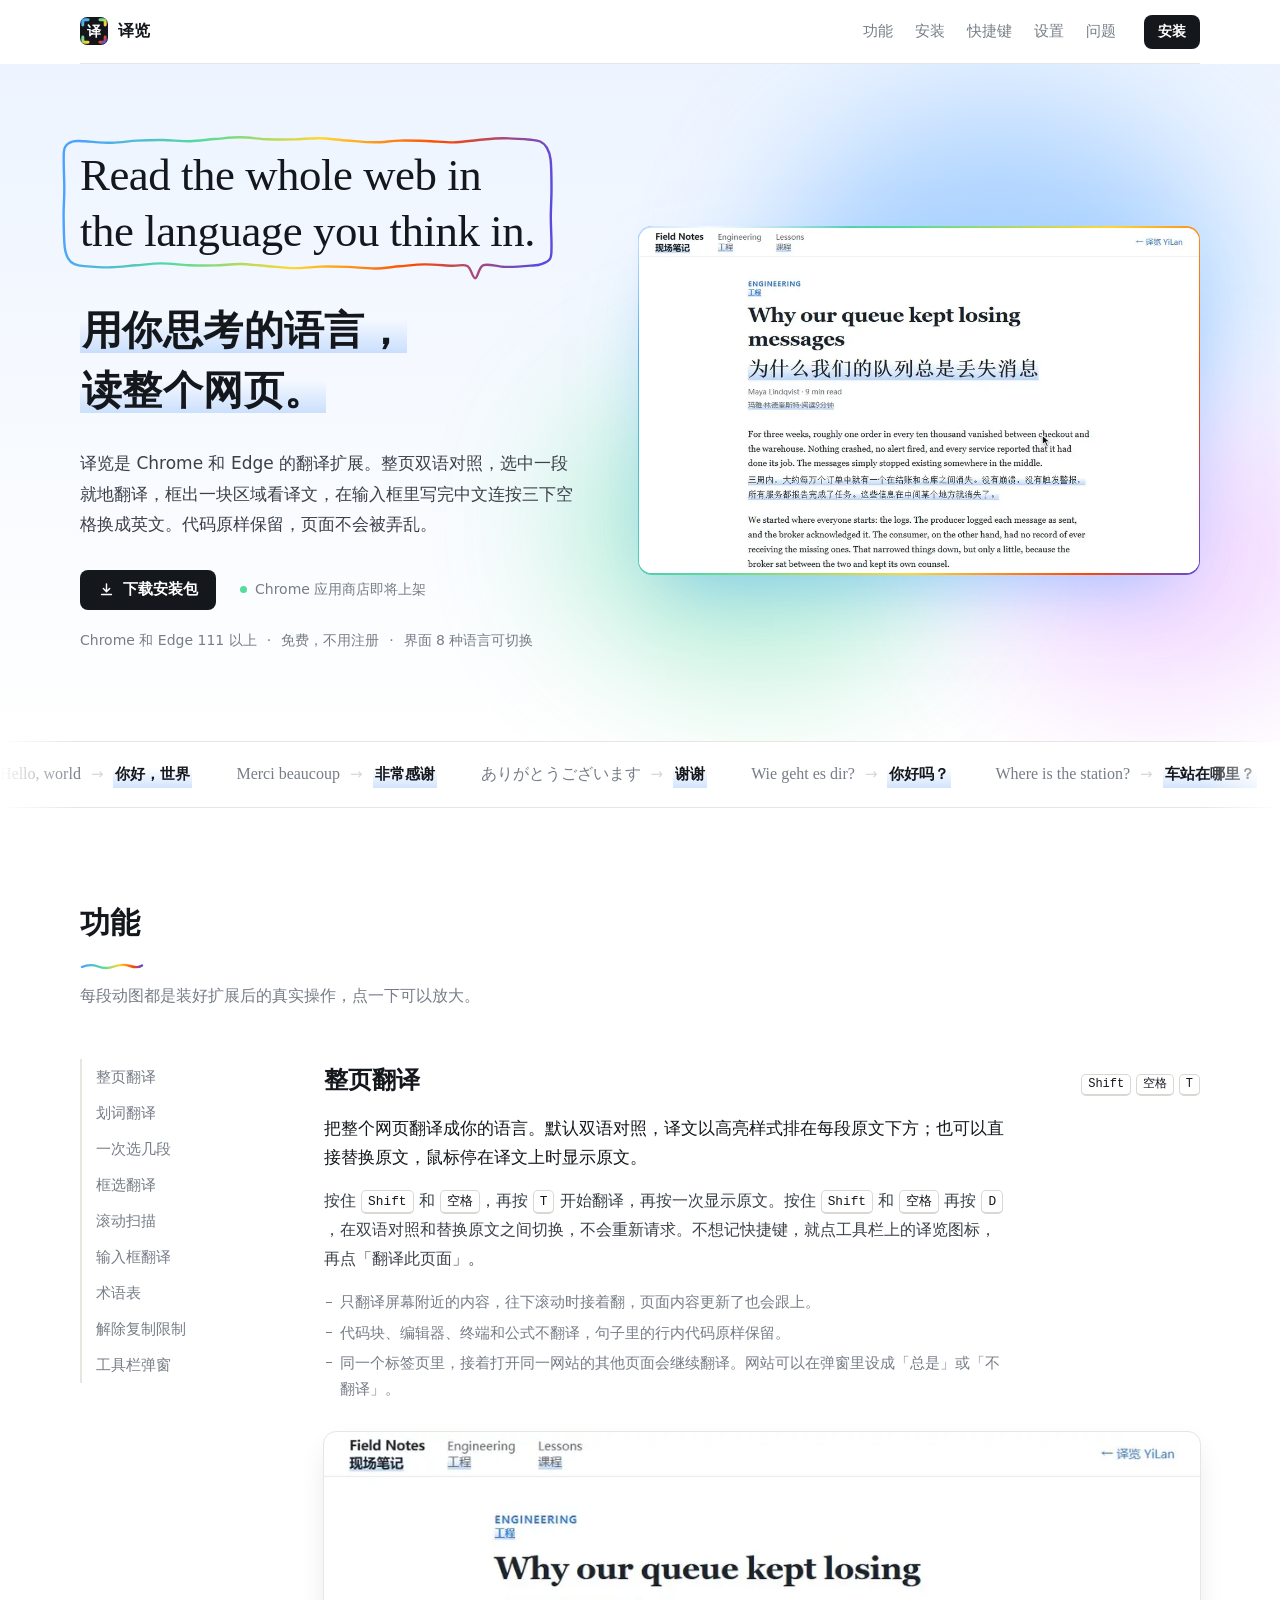
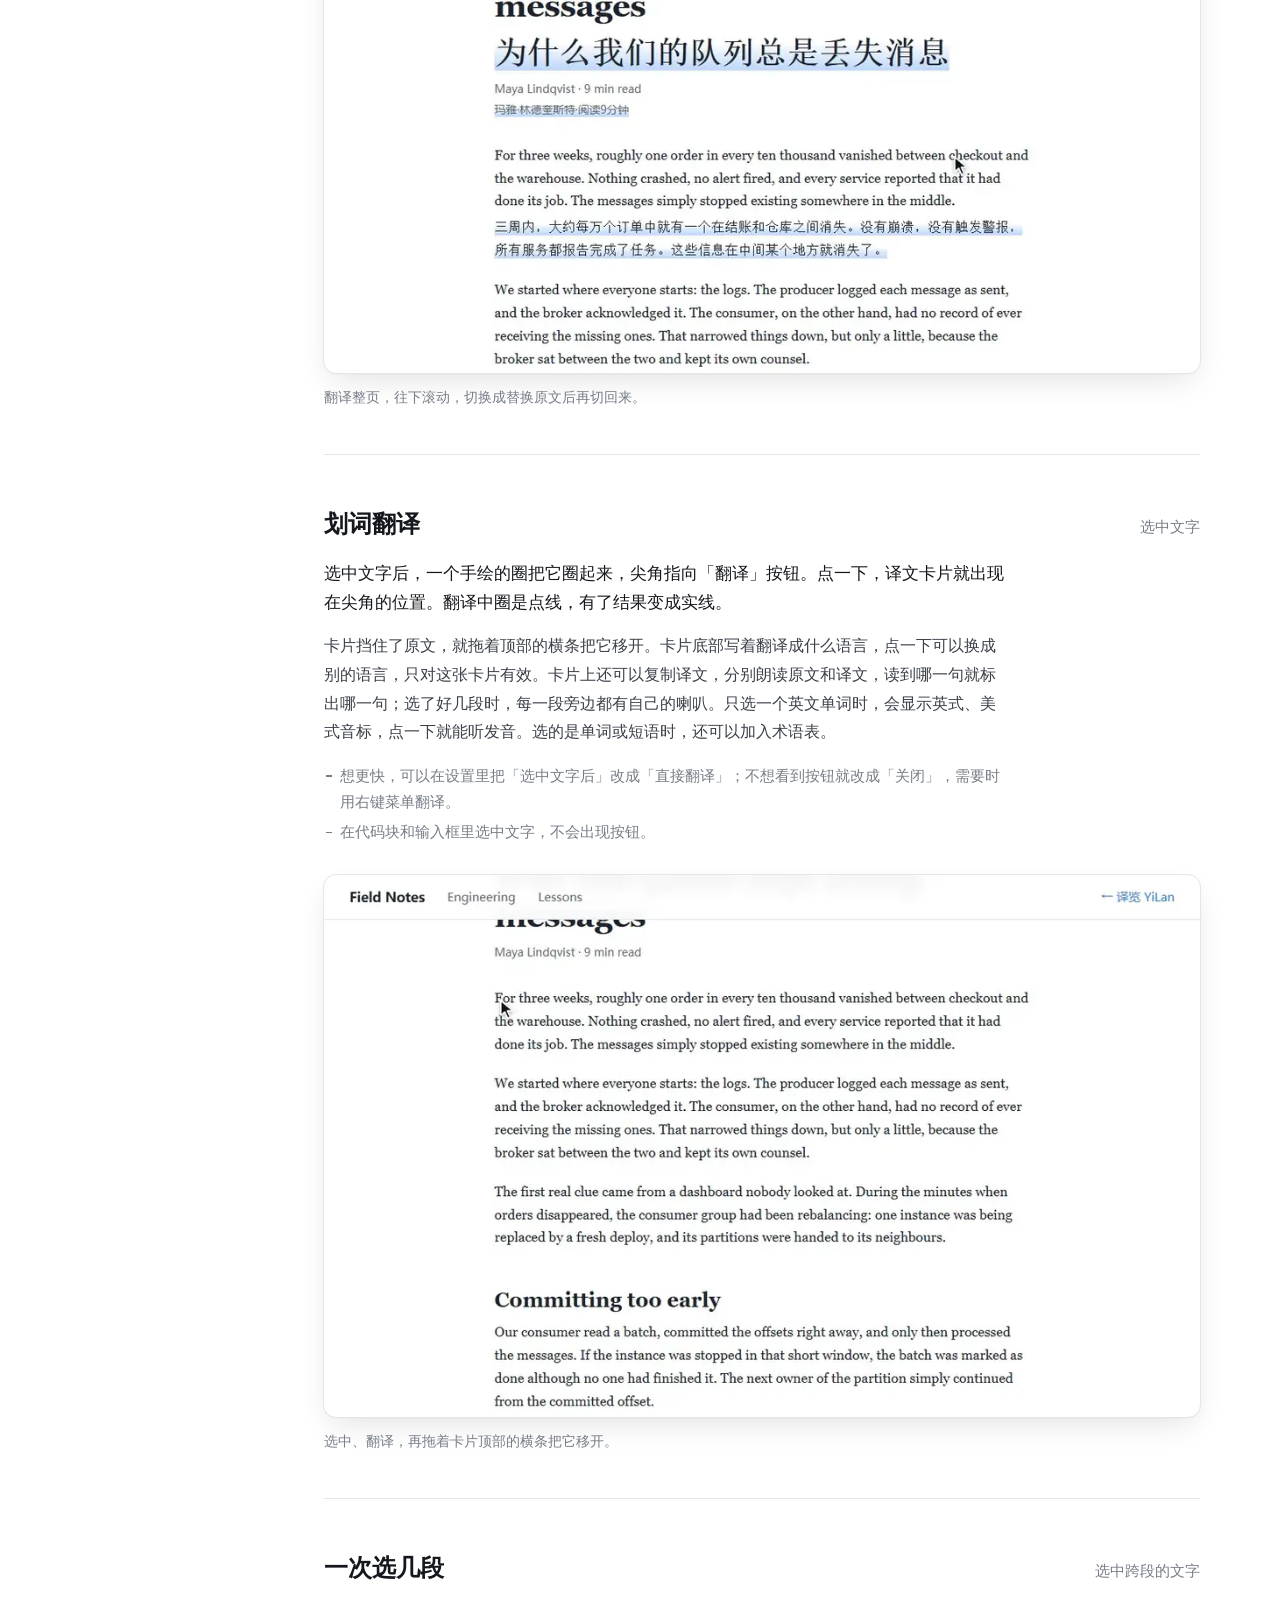
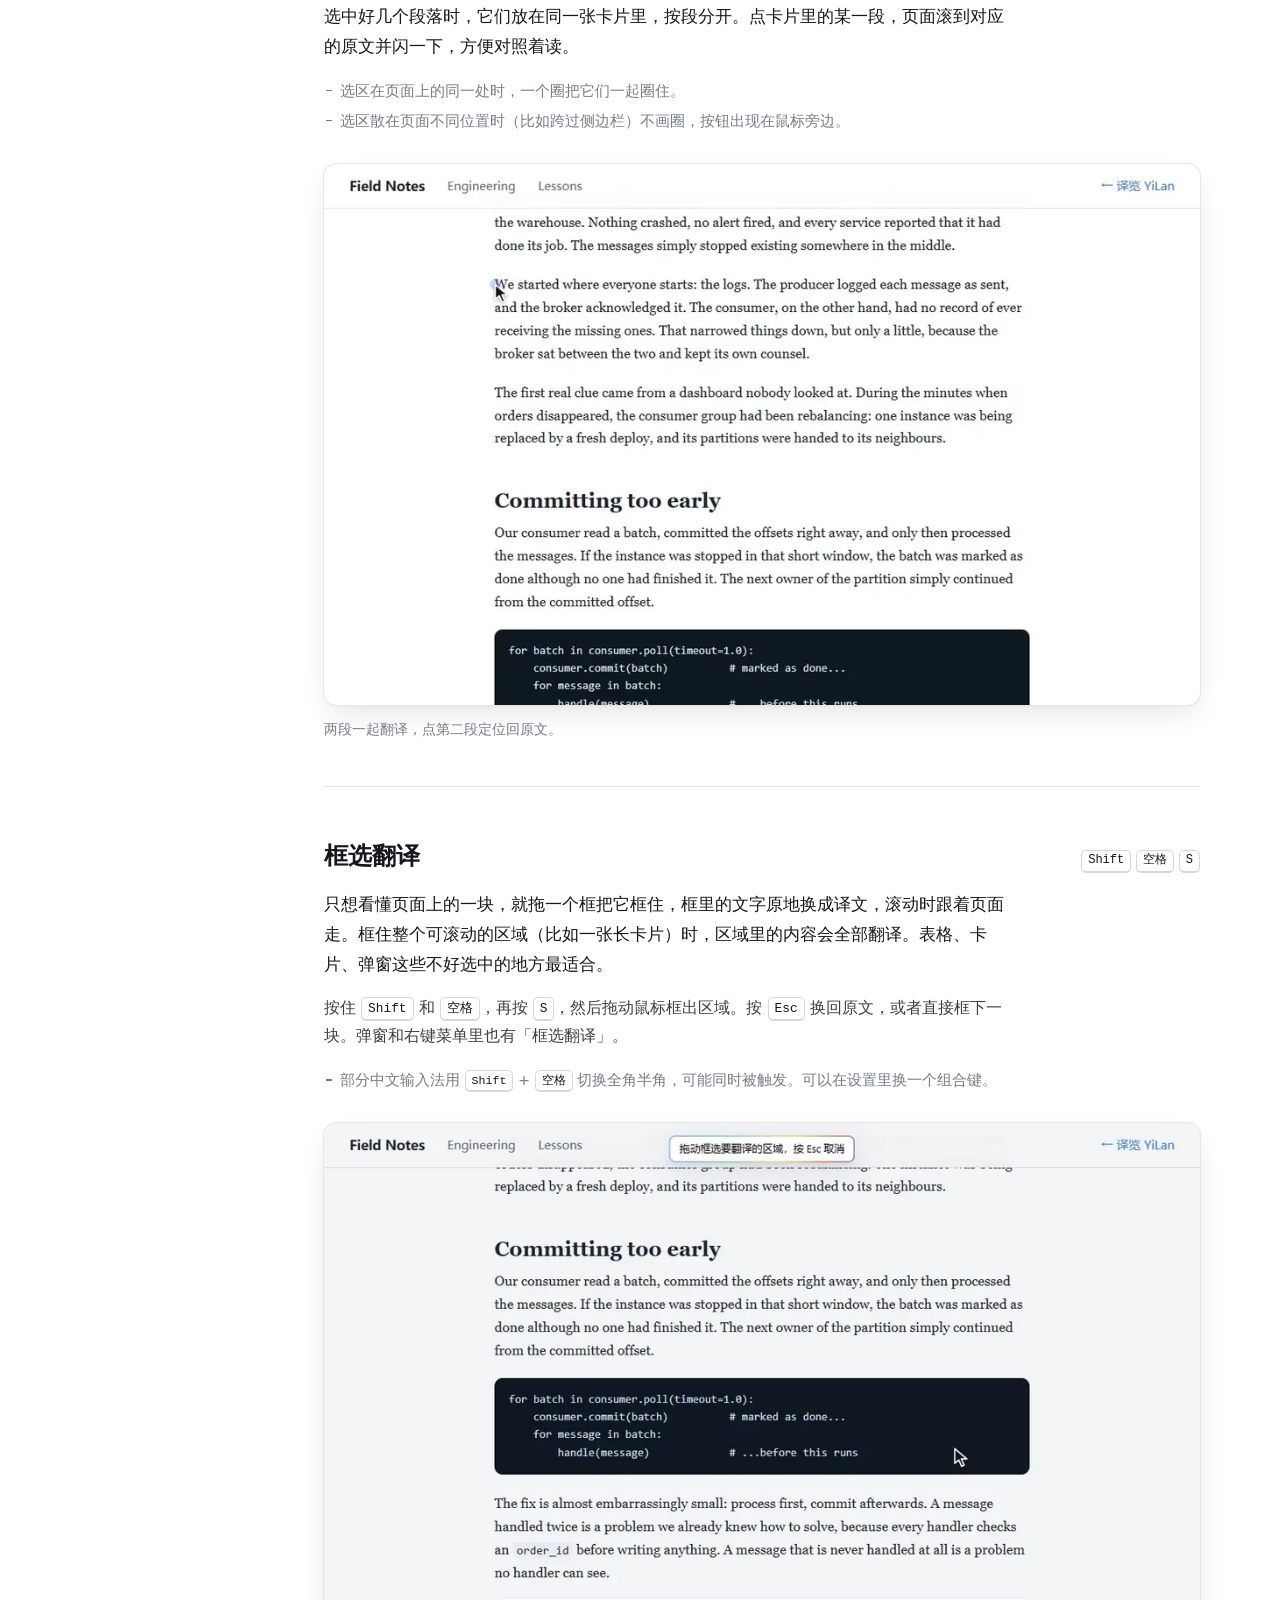
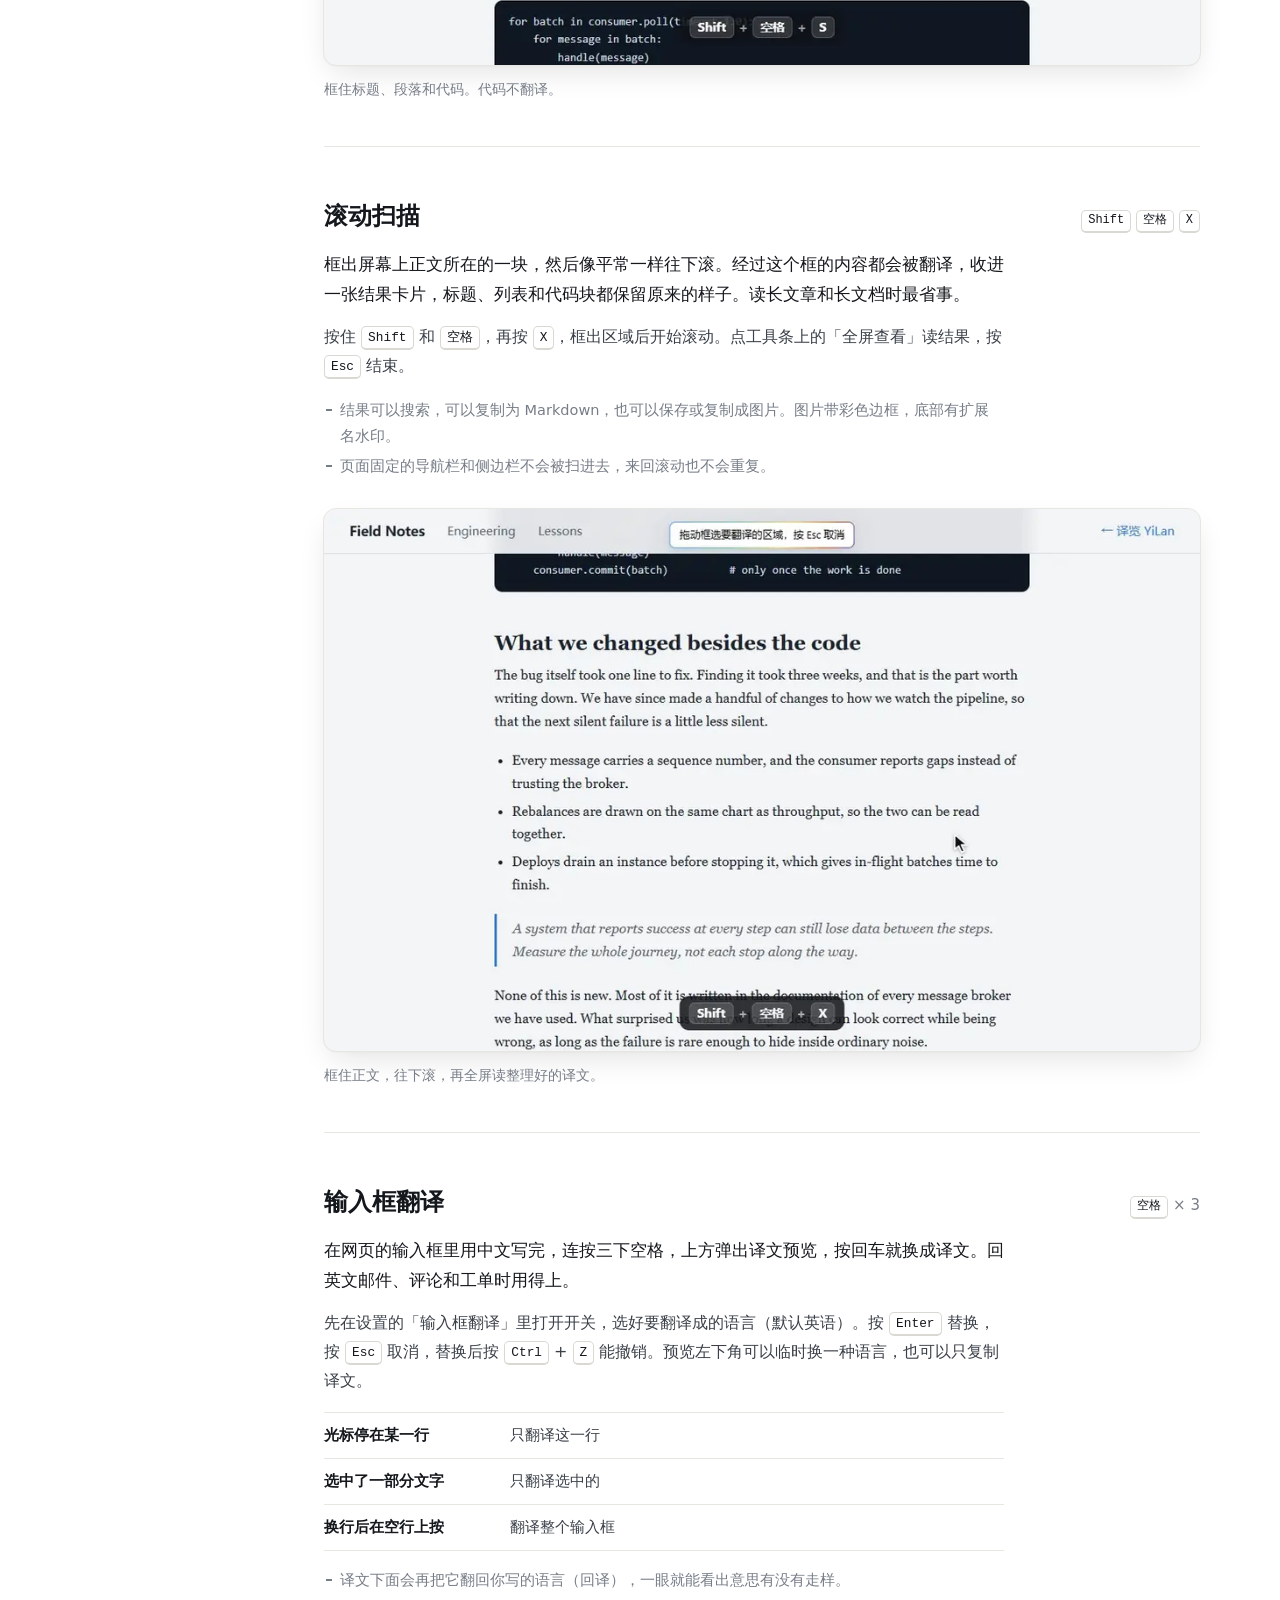
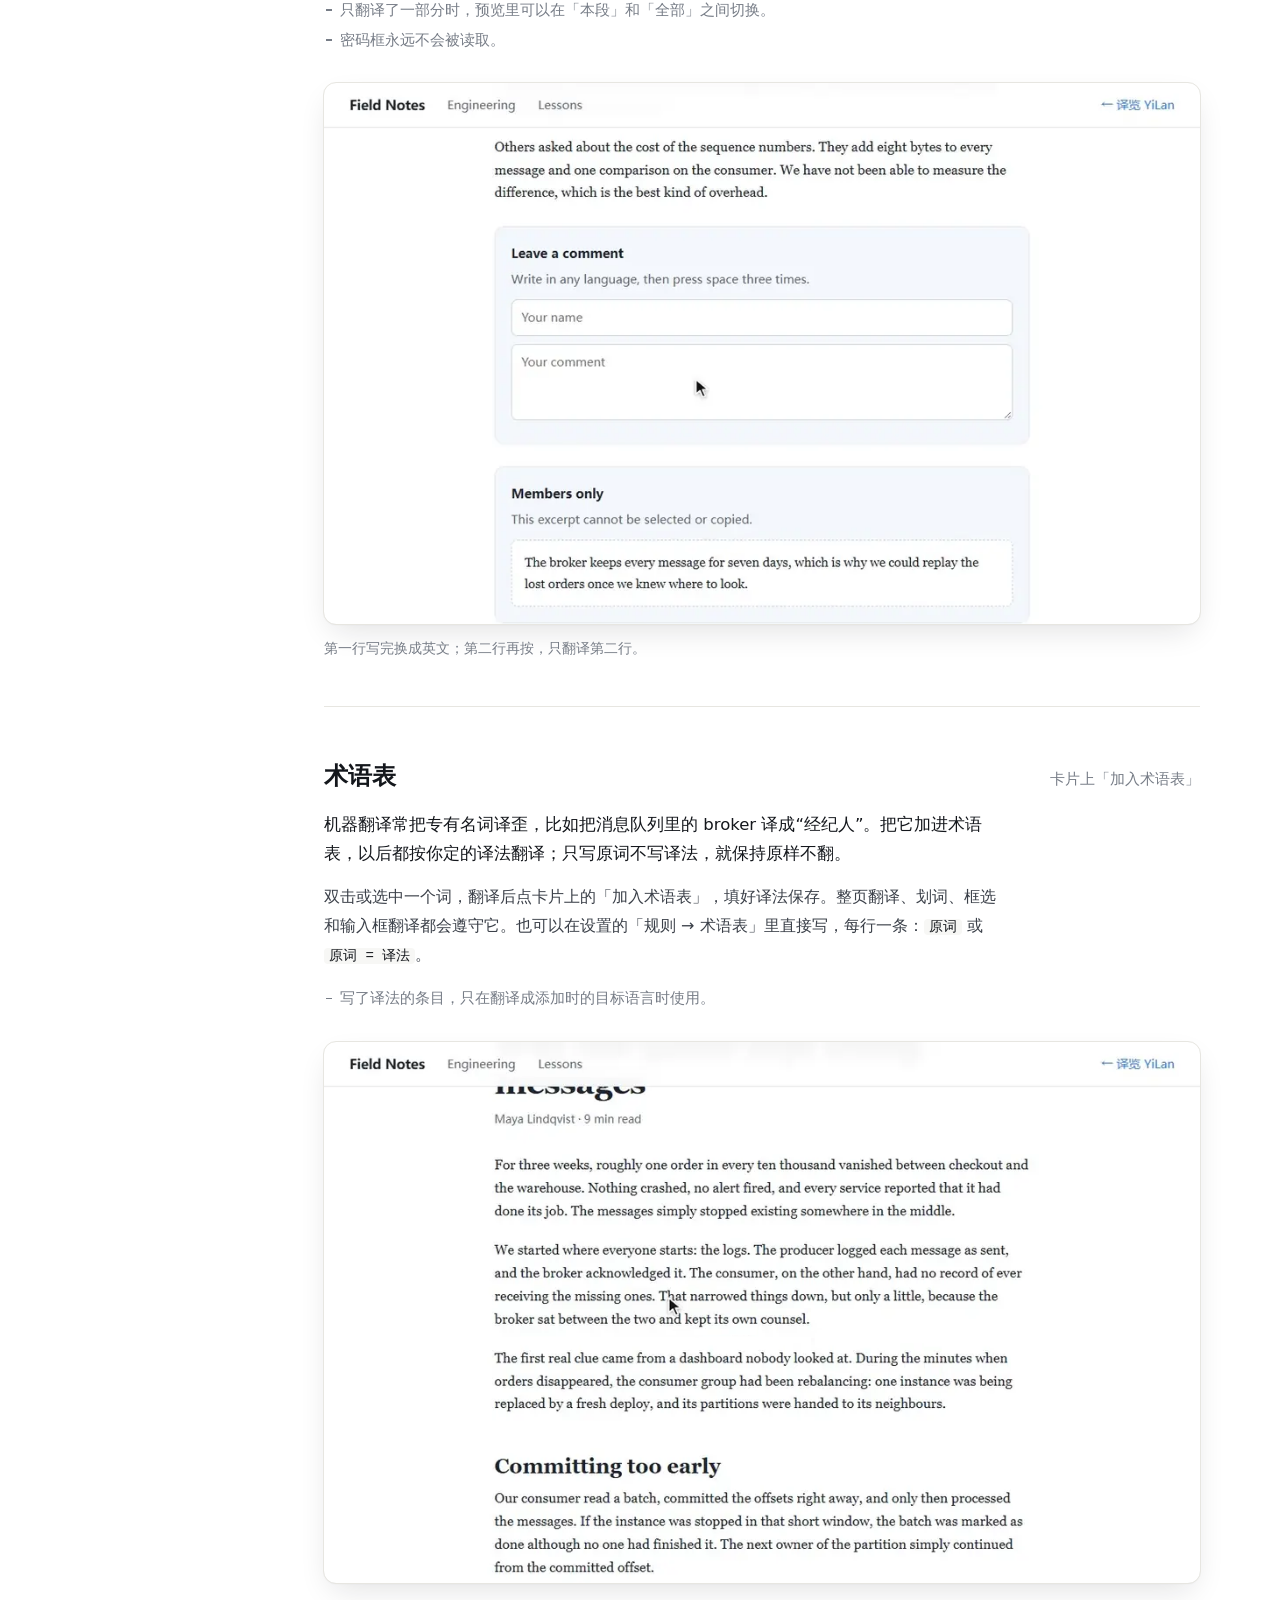
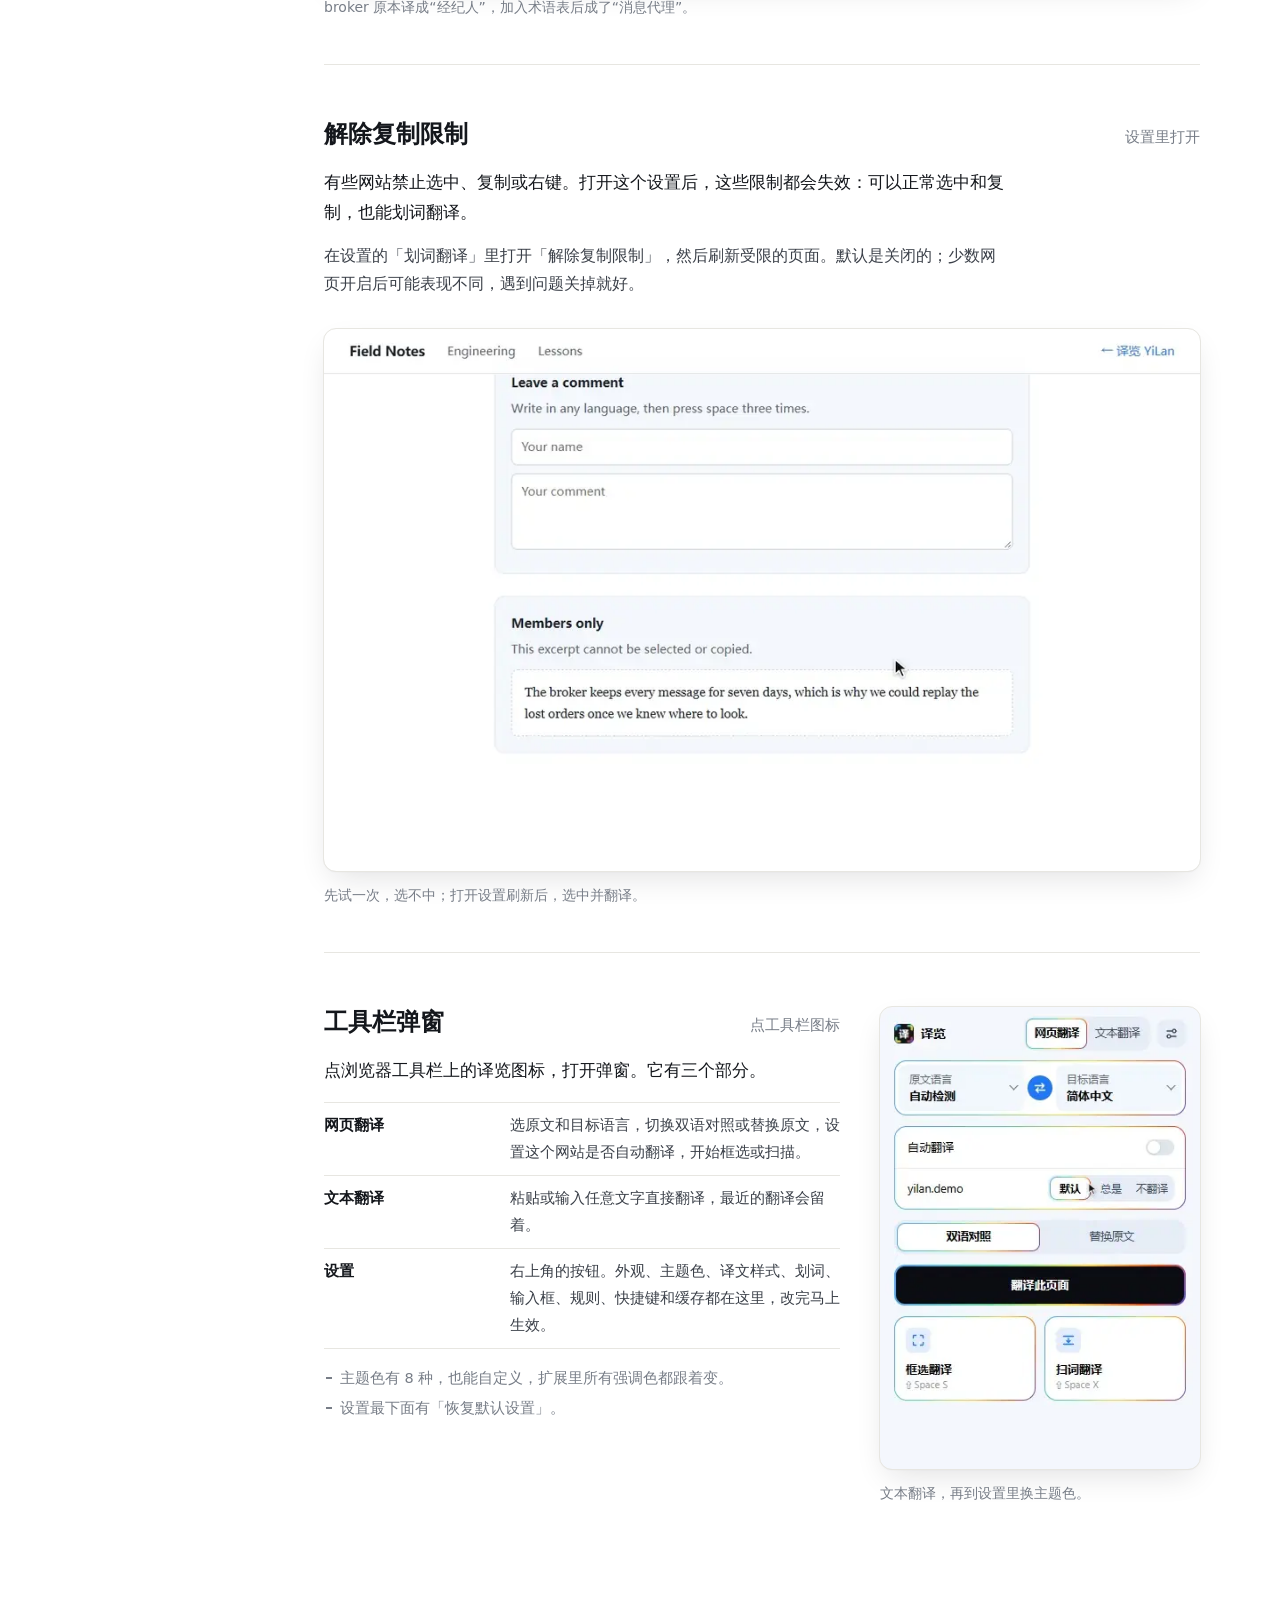
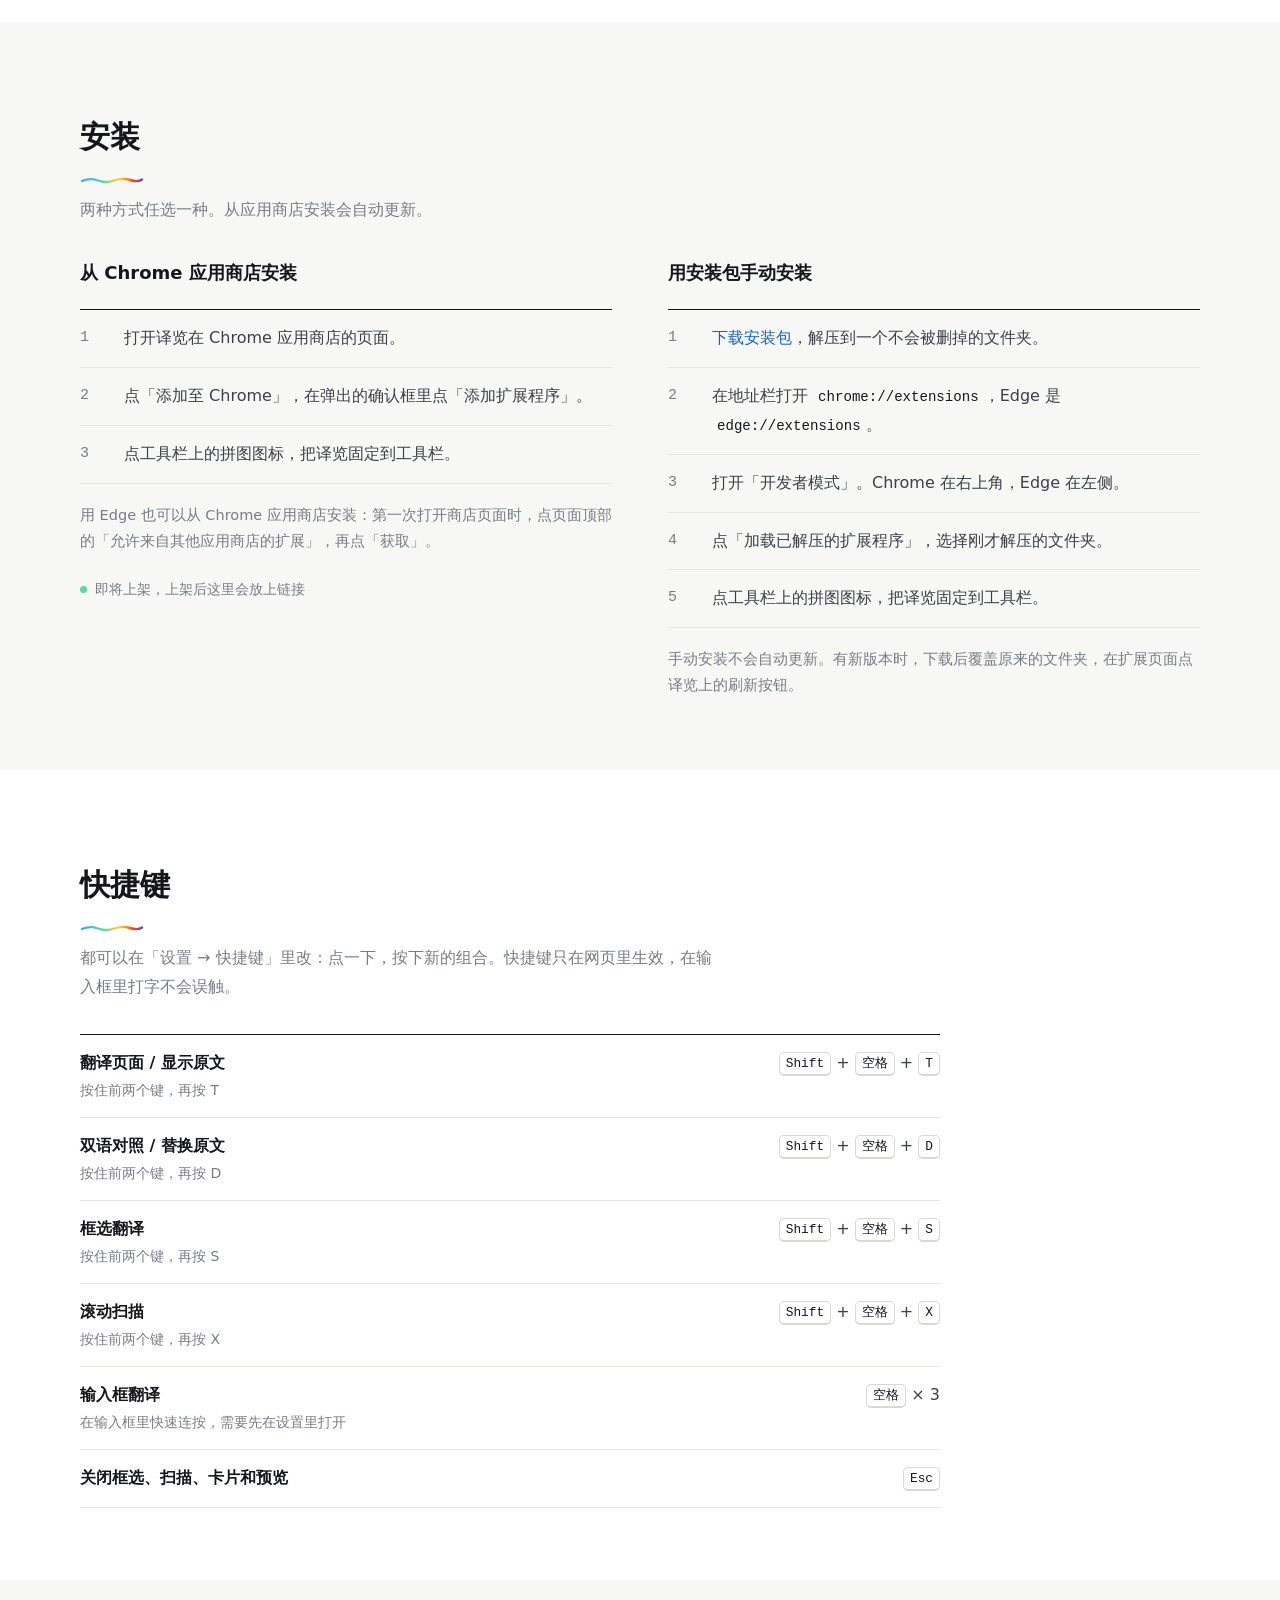
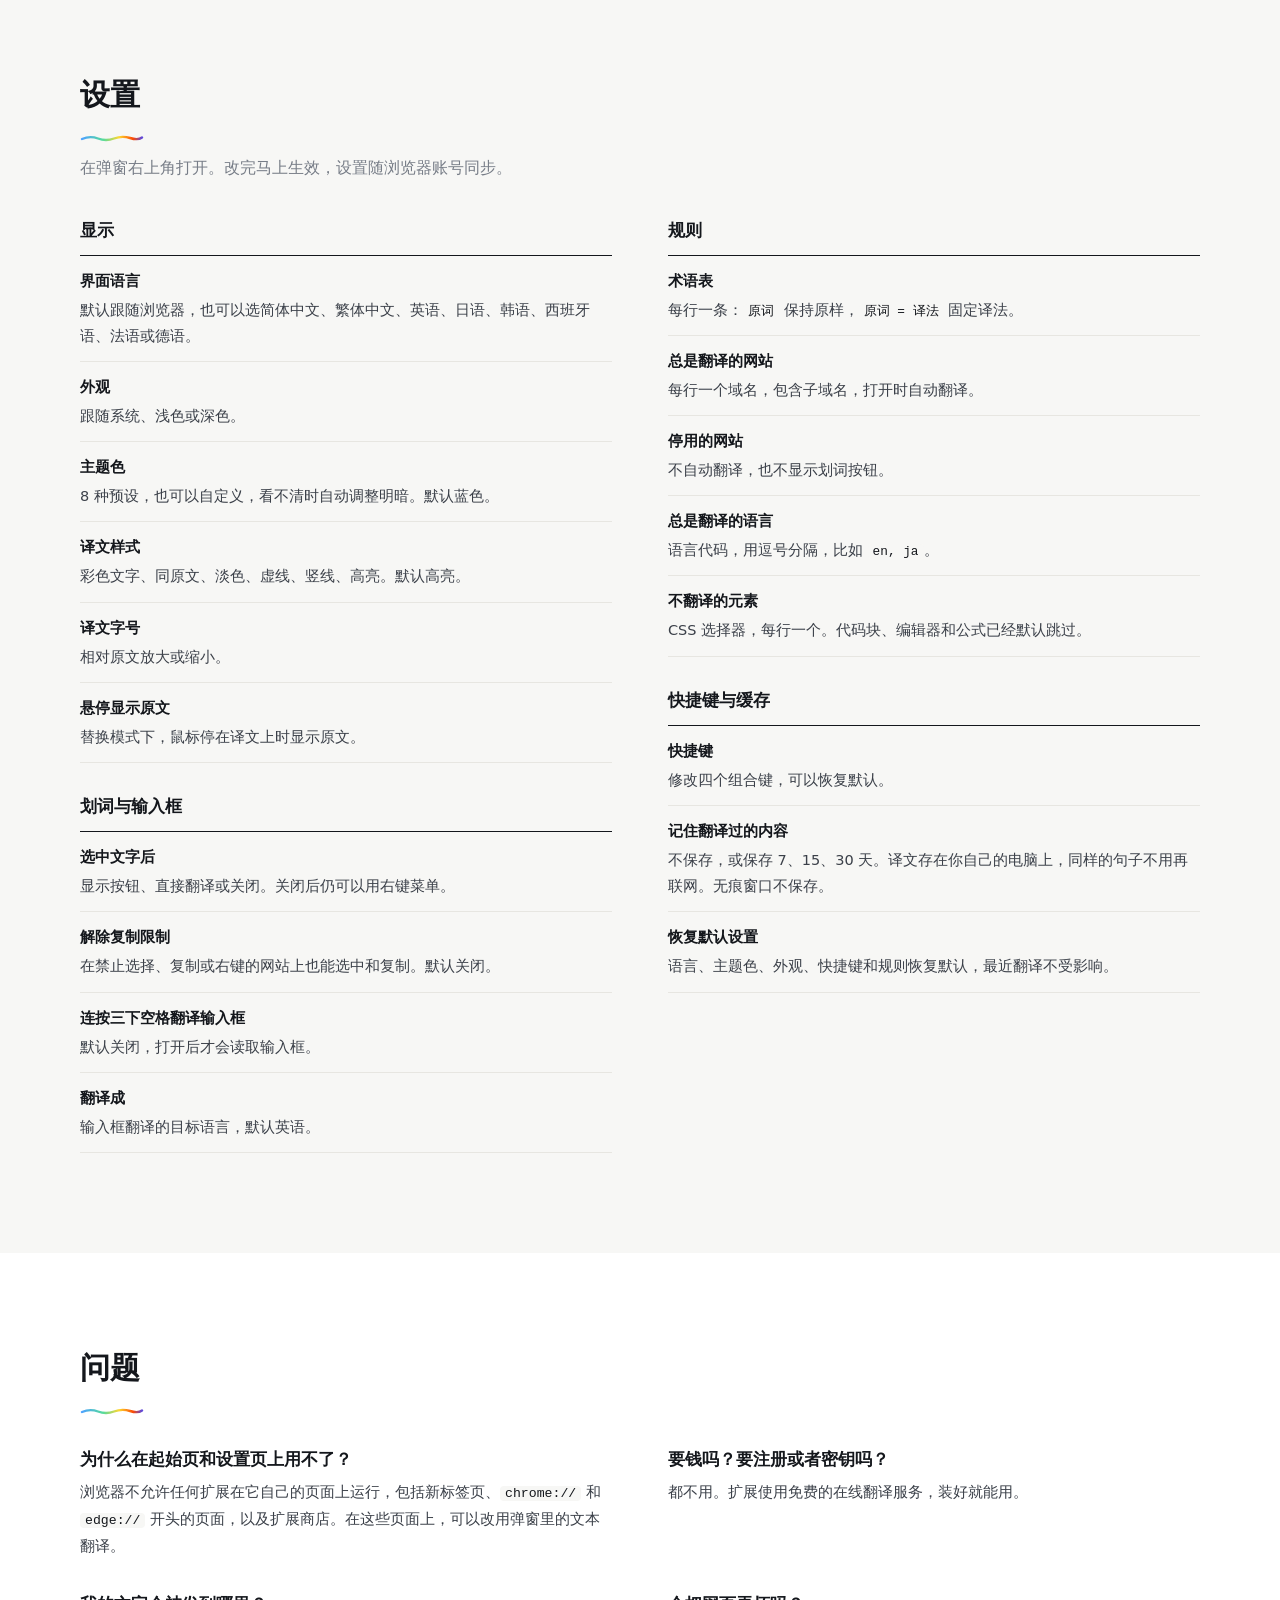
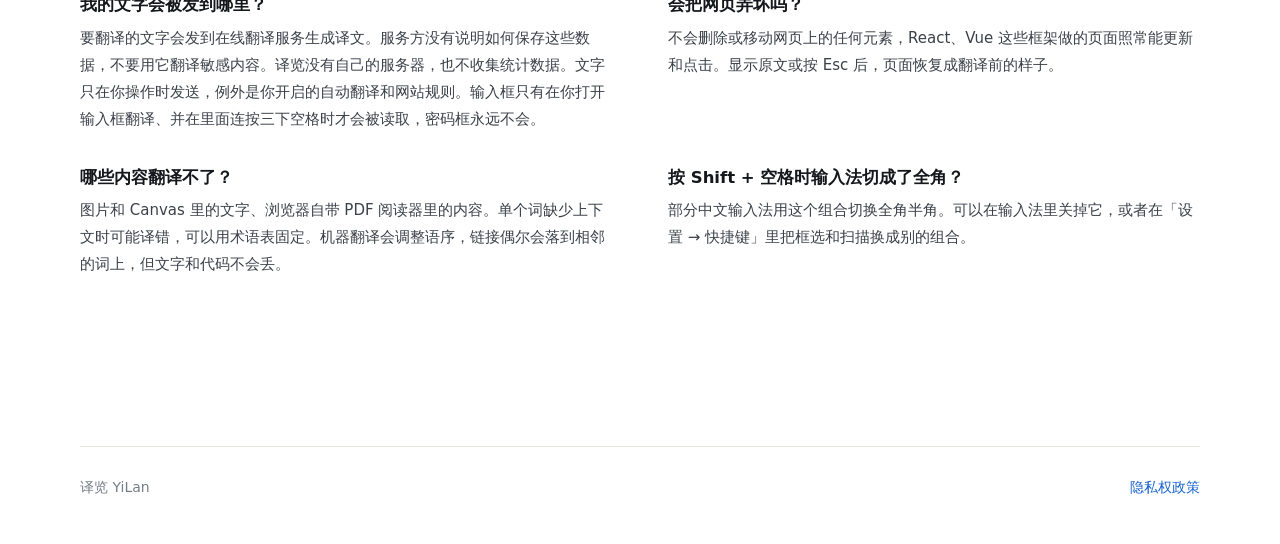
<file: index.html>
<!doctype html>
<html lang="zh-CN">
<head>
<meta charset="utf-8">
<meta name="viewport" content="width=device-width, initial-scale=1">
<title>译览 YiLan · 浏览器翻译扩展</title>
<meta name="description" content="译览是 Chrome 和 Edge 的翻译扩展：整页双语对照、划词翻译、框选翻译、滚动扫描、输入框翻译和术语表。免费，不用注册，自动跳过代码。">
<meta property="og:title" content="译览 YiLan">
<meta property="og:description" content="整页双语对照、划词、框选、滚动扫描、输入框翻译和术语表。免费，不用注册。">
<meta property="og:image" content="assets/demos/selection.jpg">
<link rel="icon" href="assets/logo.svg">
<link rel="stylesheet" href="assets/style.css">
</head>
<body>

<header class="top">
  <div class="wrap">
    <a class="brand" href="#"><img src="assets/logo.svg" alt="">译览</a>
    <nav aria-label="页面导航">
      <a href="#features">功能</a>
      <a href="#install">安装</a>
      <a href="#shortcuts">快捷键</a>
      <a href="#settings">设置</a>
      <a href="#faq">问题</a>
    </nav>
    <a class="button" href="#install">安装</a>
  </div>
</header>

<main>
<section class="hero">
  <div class="aurora" aria-hidden="true"><i></i><i></i><i></i></div>
  <div class="wrap hero-grid">
  <div class="hero-text">
    <div class="stage" id="stage">
      <p class="source" lang="en"><span id="sentence">Read the whole web in the language you think in.</span></p>
      <svg class="ring" id="ring" aria-hidden="true"></svg>
      <button class="ask" id="ask" type="button" tabindex="-1" aria-hidden="true">
        <svg viewBox="0 0 24 24" fill="none" stroke="currentColor" stroke-width="2" stroke-linecap="round" stroke-linejoin="round"><path d="M4 5h8M8 3v2m2.5 0C9.6 9 7.5 11.6 4 13.5M6.5 8.5c1.2 2 3 3.6 5 4.5M13 21l4-9 4 9m-6.8-3h5.6"/></svg>
        翻译
      </button>
      <h1 id="result"><span>用你思考的语言，读整个网页。</span></h1>
    </div>
    <p class="lead">译览是 Chrome 和 Edge 的翻译扩展。整页双语对照，选中一段就地翻译，框出一块区域看译文，在输入框里写完中文连按三下空格换成英文。代码原样保留，页面不会被弄乱。</p>
    <div class="actions">
      <a class="button" data-store hidden>
        <svg viewBox="0 0 24 24" fill="none" stroke="currentColor" stroke-width="2" stroke-linecap="round" stroke-linejoin="round" aria-hidden="true"><path d="M12 5v14M5 12h14"/></svg>
        添加到 Chrome
      </a>
      <a class="button" href="download/yilan.zip" download data-store-pending>
        <svg viewBox="0 0 24 24" fill="none" stroke="currentColor" stroke-width="2" stroke-linecap="round" stroke-linejoin="round" aria-hidden="true"><path d="M12 4v11m0 0-4.5-4.5M12 15l4.5-4.5M5 19h14"/></svg>
        下载安装包
      </a>
      <span class="soon" data-store-pending>Chrome 应用商店即将上架</span>
      <a class="more" href="#install" data-store hidden>其他安装方式</a>
    </div>
    <p class="meta"><span>Chrome 和 Edge 111 以上</span><span>免费，不用注册</span><span>界面 8 种语言可切换</span></p>
  </div>

    <figure class="demo glint">
      <button type="button" data-zoom aria-label="放大查看">
        <picture>
          <source srcset="assets/demos/page.jpg" media="(prefers-reduced-motion: reduce)">
          <img src="assets/demos/page.webp" alt="按下快捷键后，每段英文下方出现高亮的中文译文" width="1000" height="618">
        </picture>
      </button>
    </figure>
  </div>
</section>

<div class="ribbon" aria-hidden="true">
  <div class="ribbon-track" id="ribbon"></div>
</div>

<section class="chapter" id="features">
  <div class="wrap">
    <h2>功能</h2>
    <p class="intro">每段动图都是装好扩展后的真实操作，点一下可以放大。</p>

    <div class="manual">
      <nav class="index" aria-label="功能目录">
        <a href="#page">整页翻译</a>
        <a href="#selection">划词翻译</a>
        <a href="#parts">一次选几段</a>
        <a href="#marquee">框选翻译</a>
        <a href="#scan">滚动扫描</a>
        <a href="#input">输入框翻译</a>
        <a href="#glossary">术语表</a>
        <a href="#unlock">解除复制限制</a>
        <a href="#popup">工具栏弹窗</a>
      </nav>

      <div>
        <article class="feature" id="page">
          <div class="head"><h3>整页翻译</h3><span class="keys"><kbd>Shift</kbd> <kbd>空格</kbd> <kbd>T</kbd></span></div>
          <p class="desc">把整个网页翻译成你的语言。默认双语对照，译文以高亮样式排在每段原文下方；也可以直接替换原文，鼠标停在译文上时显示原文。</p>
          <p class="how">按住 <kbd>Shift</kbd> 和 <kbd>空格</kbd>，再按 <kbd>T</kbd> 开始翻译，再按一次显示原文。按住 <kbd>Shift</kbd> 和 <kbd>空格</kbd> 再按 <kbd>D</kbd>，在双语对照和替换原文之间切换，不会重新请求。不想记快捷键，就点工具栏上的译览图标，再点「翻译此页面」。</p>
          <ul class="fine">
            <li>只翻译屏幕附近的内容，往下滚动时接着翻，页面内容更新了也会跟上。</li>
            <li>代码块、编辑器、终端和公式不翻译，句子里的行内代码原样保留。</li>
            <li>同一个标签页里，接着打开同一网站的其他页面会继续翻译。网站可以在弹窗里设成「总是」或「不翻译」。</li>
          </ul>
          <figure class="demo">
            <button type="button" data-zoom aria-label="放大查看">
              <picture>
                <source srcset="assets/demos/page.jpg" media="(prefers-reduced-motion: reduce)">
                <img src="assets/demos/page.webp" alt="按下快捷键后，每段英文下方出现高亮的中文译文；再切换成替换原文" width="1000" height="618" loading="lazy">
              </picture>
            </button>
            <figcaption>翻译整页，往下滚动，切换成替换原文后再切回来。</figcaption>
          </figure>
        </article>

        <article class="feature" id="selection">
          <div class="head"><h3>划词翻译</h3><span class="keys">选中文字</span></div>
          <p class="desc">选中文字后，一个手绘的圈把它圈起来，尖角指向「翻译」按钮。点一下，译文卡片就出现在尖角的位置。翻译中圈是点线，有了结果变成实线。</p>
          <p class="how">卡片挡住了原文，就拖着顶部的横条把它移开。卡片底部写着翻译成什么语言，点一下可以换成别的语言，只对这张卡片有效。卡片上还可以复制译文，分别朗读原文和译文，读到哪一句就标出哪一句；选了好几段时，每一段旁边都有自己的喇叭。只选一个英文单词时，会显示英式、美式音标，点一下就能听发音。选的是单词或短语时，还可以加入术语表。</p>
          <ul class="fine">
            <li>想更快，可以在设置里把「选中文字后」改成「直接翻译」；不想看到按钮就改成「关闭」，需要时用右键菜单翻译。</li>
            <li>在代码块和输入框里选中文字，不会出现按钮。</li>
          </ul>
          <figure class="demo">
            <button type="button" data-zoom aria-label="放大查看">
              <picture>
                <source srcset="assets/demos/selection.jpg" media="(prefers-reduced-motion: reduce)">
                <img src="assets/demos/selection.webp" alt="选中一段文字后出现手绘圈和翻译按钮，点击后显示译文卡片，再拖动卡片" width="1000" height="618" loading="lazy">
              </picture>
            </button>
            <figcaption>选中、翻译，再拖着卡片顶部的横条把它移开。</figcaption>
          </figure>
        </article>

        <article class="feature" id="parts">
          <div class="head"><h3>一次选几段</h3><span class="keys">选中跨段的文字</span></div>
          <p class="desc">选中好几个段落时，它们放在同一张卡片里，按段分开。点卡片里的某一段，页面滚到对应的原文并闪一下，方便对照着读。</p>
          <ul class="fine">
            <li>选区在页面上的同一处时，一个圈把它们一起圈住。</li>
            <li>选区散在页面不同位置时（比如跨过侧边栏）不画圈，按钮出现在鼠标旁边。</li>
          </ul>
          <figure class="demo">
            <button type="button" data-zoom aria-label="放大查看">
              <picture>
                <source srcset="assets/demos/parts.jpg" media="(prefers-reduced-motion: reduce)">
                <img src="assets/demos/parts.webp" alt="选中两段文字翻译，卡片里分成两段，点击第二段定位到原文" width="1000" height="618" loading="lazy">
              </picture>
            </button>
            <figcaption>两段一起翻译，点第二段定位回原文。</figcaption>
          </figure>
        </article>

        <article class="feature" id="marquee">
          <div class="head"><h3>框选翻译</h3><span class="keys"><kbd>Shift</kbd> <kbd>空格</kbd> <kbd>S</kbd></span></div>
          <p class="desc">只想看懂页面上的一块，就拖一个框把它框住，框里的文字原地换成译文，滚动时跟着页面走。框住整个可滚动的区域（比如一张长卡片）时，区域里的内容会全部翻译。表格、卡片、弹窗这些不好选中的地方最适合。</p>
          <p class="how">按住 <kbd>Shift</kbd> 和 <kbd>空格</kbd>，再按 <kbd>S</kbd>，然后拖动鼠标框出区域。按 <kbd>Esc</kbd> 换回原文，或者直接框下一块。弹窗和右键菜单里也有「框选翻译」。</p>
          <ul class="fine">
            <li>部分中文输入法用 <kbd>Shift</kbd> + <kbd>空格</kbd> 切换全角半角，可能同时被触发。可以在设置里换一个组合键。</li>
          </ul>
          <figure class="demo">
            <button type="button" data-zoom aria-label="放大查看">
              <picture>
                <source srcset="assets/demos/marquee.jpg" media="(prefers-reduced-motion: reduce)">
                <img src="assets/demos/marquee.webp" alt="框住标题、段落和代码块，框内的文字被中文覆盖，代码保持不变" width="1000" height="618" loading="lazy">
              </picture>
            </button>
            <figcaption>框住标题、段落和代码。代码不翻译。</figcaption>
          </figure>
        </article>

        <article class="feature" id="scan">
          <div class="head"><h3>滚动扫描</h3><span class="keys"><kbd>Shift</kbd> <kbd>空格</kbd> <kbd>X</kbd></span></div>
          <p class="desc">框出屏幕上正文所在的一块，然后像平常一样往下滚。经过这个框的内容都会被翻译，收进一张结果卡片，标题、列表和代码块都保留原来的样子。读长文章和长文档时最省事。</p>
          <p class="how">按住 <kbd>Shift</kbd> 和 <kbd>空格</kbd>，再按 <kbd>X</kbd>，框出区域后开始滚动。点工具条上的「全屏查看」读结果，按 <kbd>Esc</kbd> 结束。</p>
          <ul class="fine">
            <li>结果可以搜索，可以复制为 Markdown，也可以保存或复制成图片。图片带彩色边框，底部有扩展名水印。</li>
            <li>页面固定的导航栏和侧边栏不会被扫进去，来回滚动也不会重复。</li>
          </ul>
          <figure class="demo">
            <button type="button" data-zoom aria-label="放大查看">
              <picture>
                <source srcset="assets/demos/scan.jpg" media="(prefers-reduced-motion: reduce)">
                <img src="assets/demos/scan.webp" alt="框出屏幕中间的区域后向下滚动，再全屏查看翻译好的整篇内容" width="1000" height="618" loading="lazy">
              </picture>
            </button>
            <figcaption>框住正文，往下滚，再全屏读整理好的译文。</figcaption>
          </figure>
        </article>

        <article class="feature" id="input">
          <div class="head"><h3>输入框翻译</h3><span class="keys"><kbd>空格</kbd> × 3</span></div>
          <p class="desc">在网页的输入框里用中文写完，连按三下空格，上方弹出译文预览，按回车就换成译文。回英文邮件、评论和工单时用得上。</p>
          <p class="how">先在设置的「输入框翻译」里打开开关，选好要翻译成的语言（默认英语）。按 <kbd>Enter</kbd> 替换，按 <kbd>Esc</kbd> 取消，替换后按 <kbd>Ctrl</kbd> + <kbd>Z</kbd> 能撤销。预览左下角可以临时换一种语言，也可以只复制译文。</p>
          <dl class="scope">
            <div><dt>光标停在某一行</dt><dd>只翻译这一行</dd></div>
            <div><dt>选中了一部分文字</dt><dd>只翻译选中的</dd></div>
            <div><dt>换行后在空行上按</dt><dd>翻译整个输入框</dd></div>
          </dl>
          <ul class="fine">
            <li>译文下面会再把它翻回你写的语言（回译），一眼就能看出意思有没有走样。</li>
            <li>只翻译了一部分时，预览里可以在「本段」和「全部」之间切换。</li>
            <li>密码框永远不会被读取。</li>
          </ul>
          <figure class="demo">
            <button type="button" data-zoom aria-label="放大查看">
              <picture>
                <source srcset="assets/demos/input.jpg" media="(prefers-reduced-motion: reduce)">
                <img src="assets/demos/input.webp" alt="在评论框里写中文，连按三下空格出现英文预览，回车后替换；第二行只替换这一行" width="1000" height="618" loading="lazy">
              </picture>
            </button>
            <figcaption>第一行写完换成英文；第二行再按，只翻译第二行。</figcaption>
          </figure>
        </article>

        <article class="feature" id="glossary">
          <div class="head"><h3>术语表</h3><span class="keys">卡片上「加入术语表」</span></div>
          <p class="desc">机器翻译常把专有名词译歪，比如把消息队列里的 broker 译成“经纪人”。把它加进术语表，以后都按你定的译法翻译；只写原词不写译法，就保持原样不翻。</p>
          <p class="how">双击或选中一个词，翻译后点卡片上的「加入术语表」，填好译法保存。整页翻译、划词、框选和输入框翻译都会遵守它。也可以在设置的「规则 → 术语表」里直接写，每行一条：<code>原词</code> 或 <code>原词 = 译法</code>。</p>
          <ul class="fine">
            <li>写了译法的条目，只在翻译成添加时的目标语言时使用。</li>
          </ul>
          <figure class="demo">
            <button type="button" data-zoom aria-label="放大查看">
              <picture>
                <source srcset="assets/demos/glossary.jpg" media="(prefers-reduced-motion: reduce)">
                <img src="assets/demos/glossary.webp" alt="把 broker 加入术语表并设为消息代理，再翻译整段时译文里用的是消息代理" width="1000" height="618" loading="lazy">
              </picture>
            </button>
            <figcaption>broker 原本译成“经纪人”，加入术语表后成了“消息代理”。</figcaption>
          </figure>
        </article>

        <article class="feature" id="unlock">
          <div class="head"><h3>解除复制限制</h3><span class="keys">设置里打开</span></div>
          <p class="desc">有些网站禁止选中、复制或右键。打开这个设置后，这些限制都会失效：可以正常选中和复制，也能划词翻译。</p>
          <p class="how">在设置的「划词翻译」里打开「解除复制限制」，然后刷新受限的页面。默认是关闭的；少数网页开启后可能表现不同，遇到问题关掉就好。</p>
          <figure class="demo">
            <button type="button" data-zoom aria-label="放大查看">
              <picture>
                <source srcset="assets/demos/unlock.jpg" media="(prefers-reduced-motion: reduce)">
                <img src="assets/demos/unlock.webp" alt="受限的文字一开始选不中，打开设置后可以选中并翻译" width="1000" height="618" loading="lazy">
              </picture>
            </button>
            <figcaption>先试一次，选不中；打开设置刷新后，选中并翻译。</figcaption>
          </figure>
        </article>

        <article class="feature" id="popup">
          <div class="side-by-side">
            <div>
              <div class="head"><h3>工具栏弹窗</h3><span class="keys">点工具栏图标</span></div>
              <p class="desc">点浏览器工具栏上的译览图标，打开弹窗。它有三个部分。</p>
              <dl class="scope">
                <div><dt>网页翻译</dt><dd>选原文和目标语言，切换双语对照或替换原文，设置这个网站是否自动翻译，开始框选或扫描。</dd></div>
                <div><dt>文本翻译</dt><dd>粘贴或输入任意文字直接翻译，最近的翻译会留着。</dd></div>
                <div><dt>设置</dt><dd>右上角的按钮。外观、主题色、译文样式、划词、输入框、规则、快捷键和缓存都在这里，改完马上生效。</dd></div>
              </dl>
              <ul class="fine">
                <li>主题色有 8 种，也能自定义，扩展里所有强调色都跟着变。</li>
                <li>设置最下面有「恢复默认设置」。</li>
              </ul>
            </div>
            <figure class="demo" style="--ratio: 360 / 520">
              <button type="button" data-zoom aria-label="放大查看">
                <picture>
                  <source srcset="assets/demos/popup.jpg" media="(prefers-reduced-motion: reduce)">
                  <img src="assets/demos/popup.webp" alt="在弹窗的文本翻译里输入英文得到中文，再打开设置切换主题色" width="720" height="1040" loading="lazy">
                </picture>
              </button>
              <figcaption>文本翻译，再到设置里换主题色。</figcaption>
            </figure>
          </div>
        </article>
      </div>
    </div>
  </div>
</section>

<section class="chapter tint" id="install">
  <div class="wrap">
    <h2>安装</h2>
    <p class="intro">两种方式任选一种。从应用商店安装会自动更新。</p>
    <div class="ways">
      <div class="way">
        <h3>从 Chrome 应用商店安装</h3>
        <ol class="install">
          <li><span>打开译览在 Chrome 应用商店的页面。</span></li>
          <li><span>点「添加至 Chrome」，在弹出的确认框里点「添加扩展程序」。</span></li>
          <li><span>点工具栏上的拼图图标，把译览固定到工具栏。</span></li>
        </ol>
        <p class="install-after">用 Edge 也可以从 Chrome 应用商店安装：第一次打开商店页面时，点页面顶部的「允许来自其他应用商店的扩展」，再点「获取」。</p>
        <p class="way-action"><a class="button" data-store hidden>前往 Chrome 应用商店</a><span class="soon" data-store-pending>即将上架，上架后这里会放上链接</span></p>
      </div>
      <div class="way">
        <h3>用安装包手动安装</h3>
        <ol class="install">
          <li><span><a href="download/yilan.zip" download>下载安装包</a>，解压到一个不会被删掉的文件夹。</span></li>
          <li><span>在地址栏打开 <code>chrome://extensions</code>，Edge 是 <code>edge://extensions</code>。</span></li>
          <li><span>打开「开发者模式」。Chrome 在右上角，Edge 在左侧。</span></li>
          <li><span>点「加载已解压的扩展程序」，选择刚才解压的文件夹。</span></li>
          <li><span>点工具栏上的拼图图标，把译览固定到工具栏。</span></li>
        </ol>
        <p class="install-after">手动安装不会自动更新。有新版本时，下载后覆盖原来的文件夹，在扩展页面点译览上的刷新按钮。</p>
      </div>
    </div>
  </div>
</section>

<section class="chapter" id="shortcuts">
  <div class="wrap">
    <h2>快捷键</h2>
    <p class="intro">都可以在「设置 → 快捷键」里改：点一下，按下新的组合。快捷键只在网页里生效，在输入框里打字不会误触。</p>
    <dl class="rows">
      <div><dt>翻译页面 / 显示原文<small>按住前两个键，再按 T</small></dt><dd><kbd>Shift</kbd> + <kbd>空格</kbd> + <kbd>T</kbd></dd></div>
      <div><dt>双语对照 / 替换原文<small>按住前两个键，再按 D</small></dt><dd><kbd>Shift</kbd> + <kbd>空格</kbd> + <kbd>D</kbd></dd></div>
      <div><dt>框选翻译<small>按住前两个键，再按 S</small></dt><dd><kbd>Shift</kbd> + <kbd>空格</kbd> + <kbd>S</kbd></dd></div>
      <div><dt>滚动扫描<small>按住前两个键，再按 X</small></dt><dd><kbd>Shift</kbd> + <kbd>空格</kbd> + <kbd>X</kbd></dd></div>
      <div><dt>输入框翻译<small>在输入框里快速连按，需要先在设置里打开</small></dt><dd><kbd>空格</kbd> × 3</dd></div>
      <div><dt>关闭框选、扫描、卡片和预览</dt><dd><kbd>Esc</kbd></dd></div>
    </dl>
  </div>
</section>

<section class="chapter tint" id="settings">
  <div class="wrap">
    <h2>设置</h2>
    <p class="intro">在弹窗右上角打开。改完马上生效，设置随浏览器账号同步。</p>
    <div class="groups">
      <div class="group">
        <h3>显示</h3>
        <dl>
          <div><dt>界面语言</dt><dd>默认跟随浏览器，也可以选简体中文、繁体中文、英语、日语、韩语、西班牙语、法语或德语。</dd></div>
          <div><dt>外观</dt><dd>跟随系统、浅色或深色。</dd></div>
          <div><dt>主题色</dt><dd>8 种预设，也可以自定义，看不清时自动调整明暗。默认蓝色。</dd></div>
          <div><dt>译文样式</dt><dd>彩色文字、同原文、淡色、虚线、竖线、高亮。默认高亮。</dd></div>
          <div><dt>译文字号</dt><dd>相对原文放大或缩小。</dd></div>
          <div><dt>悬停显示原文</dt><dd>替换模式下，鼠标停在译文上时显示原文。</dd></div>
        </dl>
        <h3>划词与输入框</h3>
        <dl>
          <div><dt>选中文字后</dt><dd>显示按钮、直接翻译或关闭。关闭后仍可以用右键菜单。</dd></div>
          <div><dt>解除复制限制</dt><dd>在禁止选择、复制或右键的网站上也能选中和复制。默认关闭。</dd></div>
          <div><dt>连按三下空格翻译输入框</dt><dd>默认关闭，打开后才会读取输入框。</dd></div>
          <div><dt>翻译成</dt><dd>输入框翻译的目标语言，默认英语。</dd></div>
        </dl>
      </div>
      <div class="group">
        <h3>规则</h3>
        <dl>
          <div><dt>术语表</dt><dd>每行一条：<code>原词</code> 保持原样，<code>原词 = 译法</code> 固定译法。</dd></div>
          <div><dt>总是翻译的网站</dt><dd>每行一个域名，包含子域名，打开时自动翻译。</dd></div>
          <div><dt>停用的网站</dt><dd>不自动翻译，也不显示划词按钮。</dd></div>
          <div><dt>总是翻译的语言</dt><dd>语言代码，用逗号分隔，比如 <code>en, ja</code>。</dd></div>
          <div><dt>不翻译的元素</dt><dd>CSS 选择器，每行一个。代码块、编辑器和公式已经默认跳过。</dd></div>
        </dl>
        <h3>快捷键与缓存</h3>
        <dl>
          <div><dt>快捷键</dt><dd>修改四个组合键，可以恢复默认。</dd></div>
          <div><dt>记住翻译过的内容</dt><dd>不保存，或保存 7、15、30 天。译文存在你自己的电脑上，同样的句子不用再联网。无痕窗口不保存。</dd></div>
          <div><dt>恢复默认设置</dt><dd>语言、主题色、外观、快捷键和规则恢复默认，最近翻译不受影响。</dd></div>
        </dl>
      </div>
    </div>
  </div>
</section>

<section class="chapter" id="faq">
  <div class="wrap">
    <h2>问题</h2>
    <div class="qa">
      <div>
        <h3>为什么在起始页和设置页上用不了？</h3>
        <p>浏览器不允许任何扩展在它自己的页面上运行，包括新标签页、<code>chrome://</code> 和 <code>edge://</code> 开头的页面，以及扩展商店。在这些页面上，可以改用弹窗里的文本翻译。</p>
      </div>
      <div>
        <h3>要钱吗？要注册或者密钥吗？</h3>
        <p>都不用。扩展使用免费的在线翻译服务，装好就能用。</p>
      </div>
      <div>
        <h3>我的文字会被发到哪里？</h3>
        <p>要翻译的文字会发到在线翻译服务生成译文。服务方没有说明如何保存这些数据，不要用它翻译敏感内容。译览没有自己的服务器，也不收集统计数据。文字只在你操作时发送，例外是你开启的自动翻译和网站规则。输入框只有在你打开输入框翻译、并在里面连按三下空格时才会被读取，密码框永远不会。</p>
      </div>
      <div>
        <h3>会把网页弄坏吗？</h3>
        <p>不会删除或移动网页上的任何元素，React、Vue 这些框架做的页面照常能更新和点击。显示原文或按 Esc 后，页面恢复成翻译前的样子。</p>
      </div>
      <div>
        <h3>哪些内容翻译不了？</h3>
        <p>图片和 Canvas 里的文字、浏览器自带 PDF 阅读器里的内容。单个词缺少上下文时可能译错，可以用术语表固定。机器翻译会调整语序，链接偶尔会落到相邻的词上，但文字和代码不会丢。</p>
      </div>
      <div>
        <h3>按 Shift + 空格时输入法切成了全角？</h3>
        <p>部分中文输入法用这个组合切换全角半角。可以在输入法里关掉它，或者在「设置 → 快捷键」里把框选和扫描换成别的组合。</p>
      </div>
    </div>
  </div>
</section>
</main>

<footer>
  <div class="wrap">
    <span>译览 YiLan</span>
    <a href="privacy.html">隐私权政策</a>
  </div>
</footer>

<dialog class="viewer" id="viewer" aria-label="放大的动图"><img alt=""></dialog>
<script src="assets/app.js"></script>
</body>
</html>
</file>
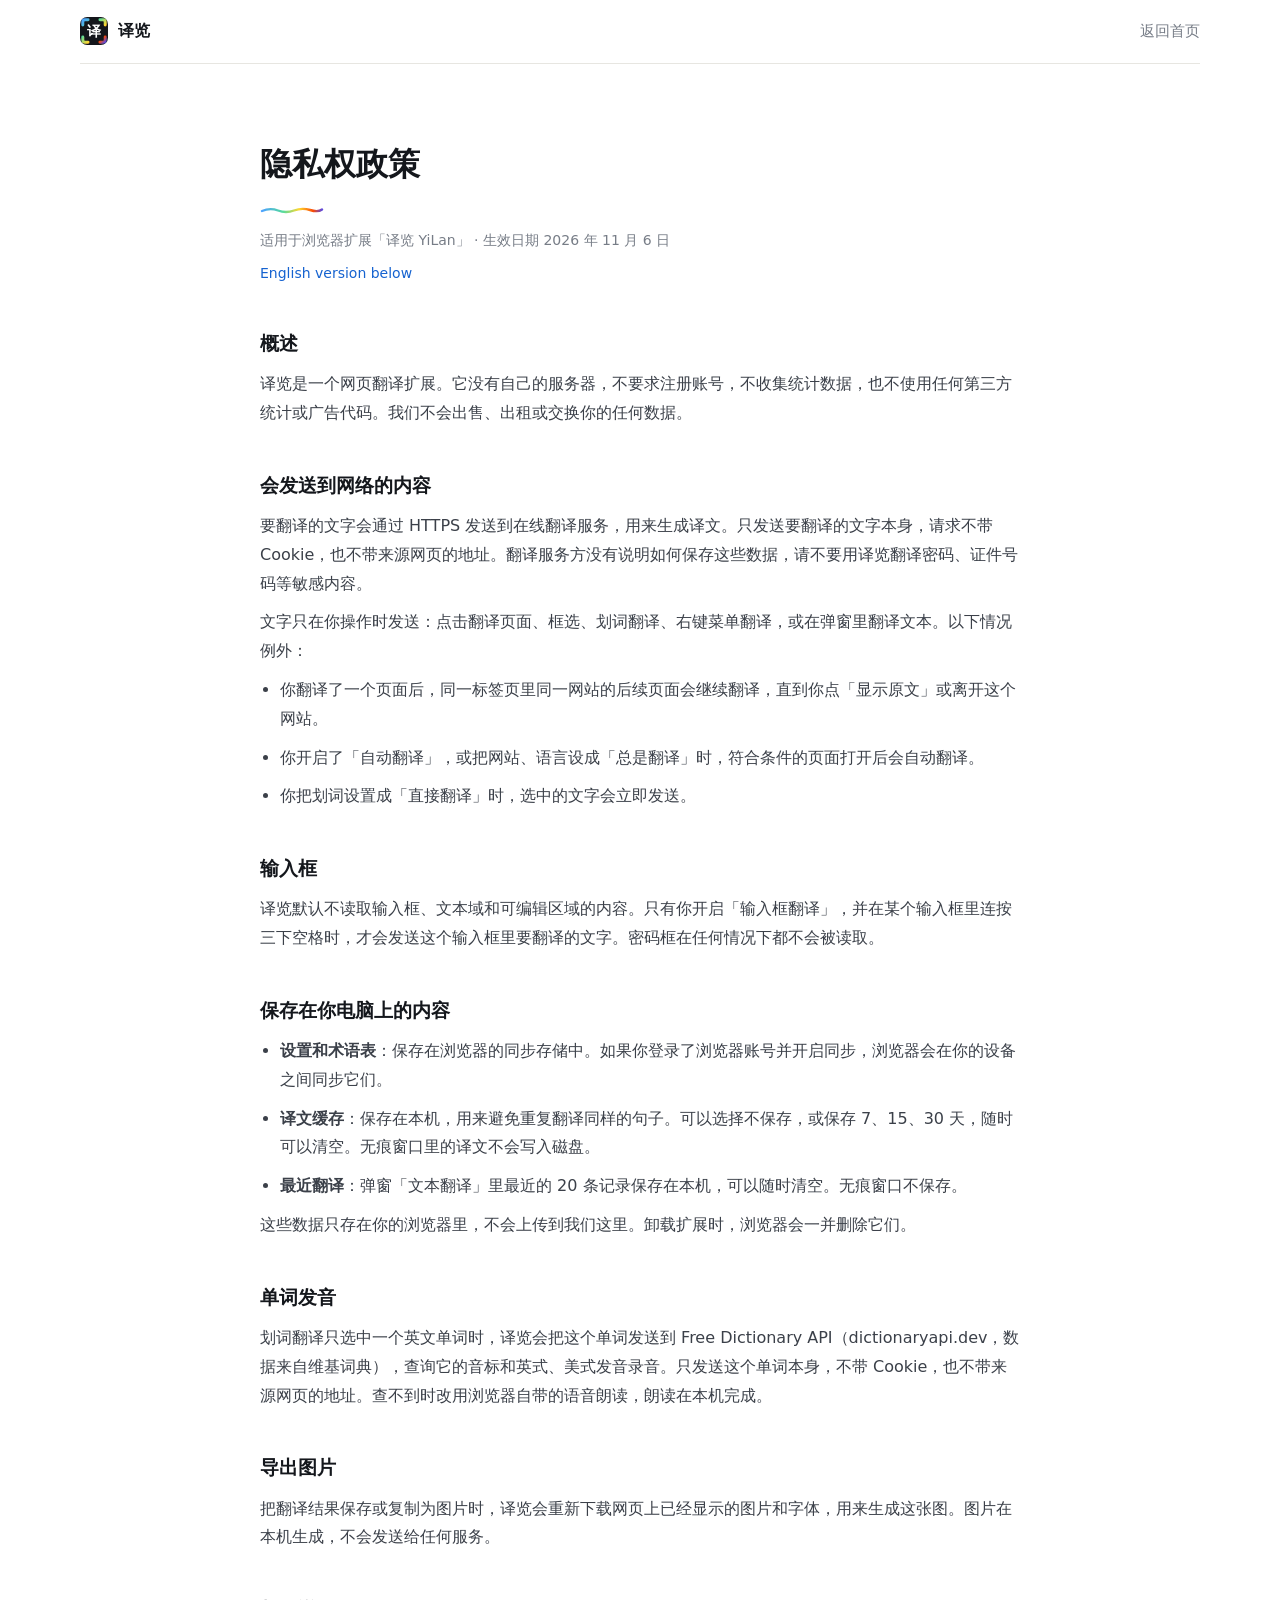
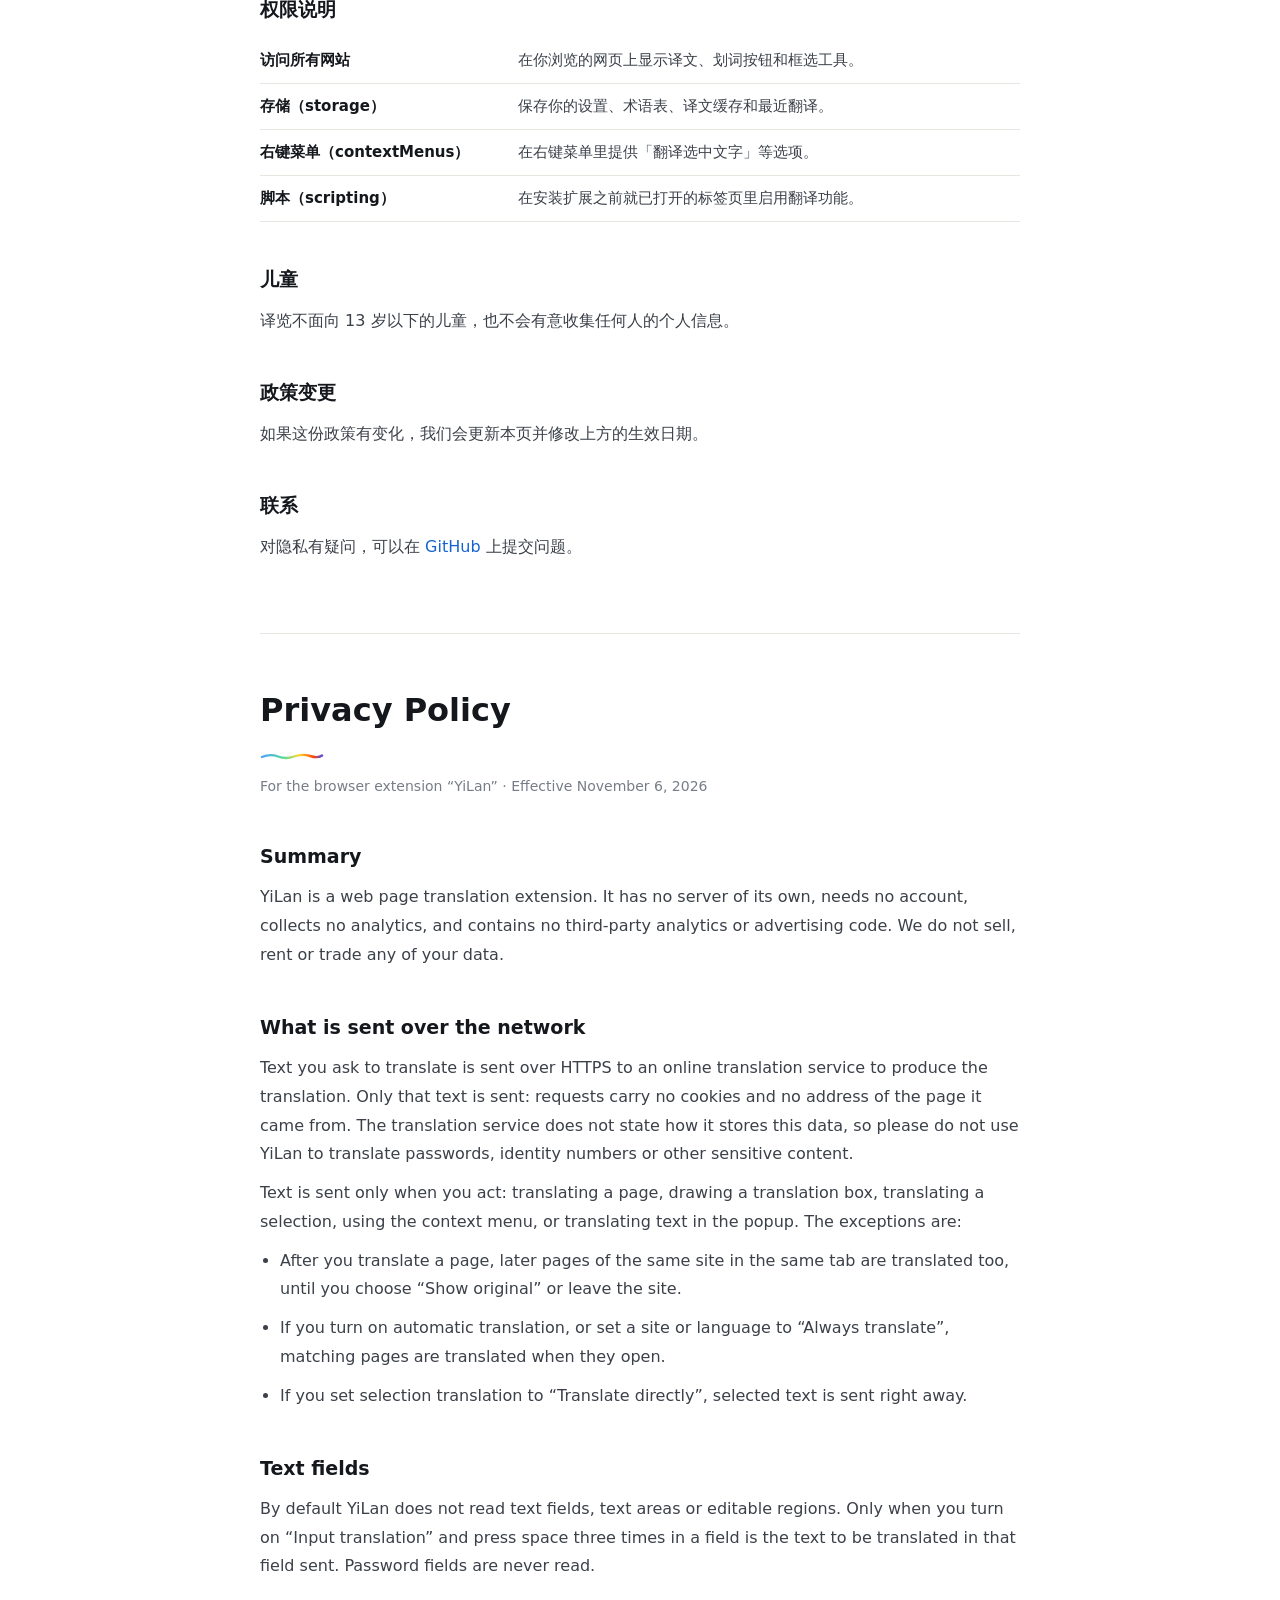
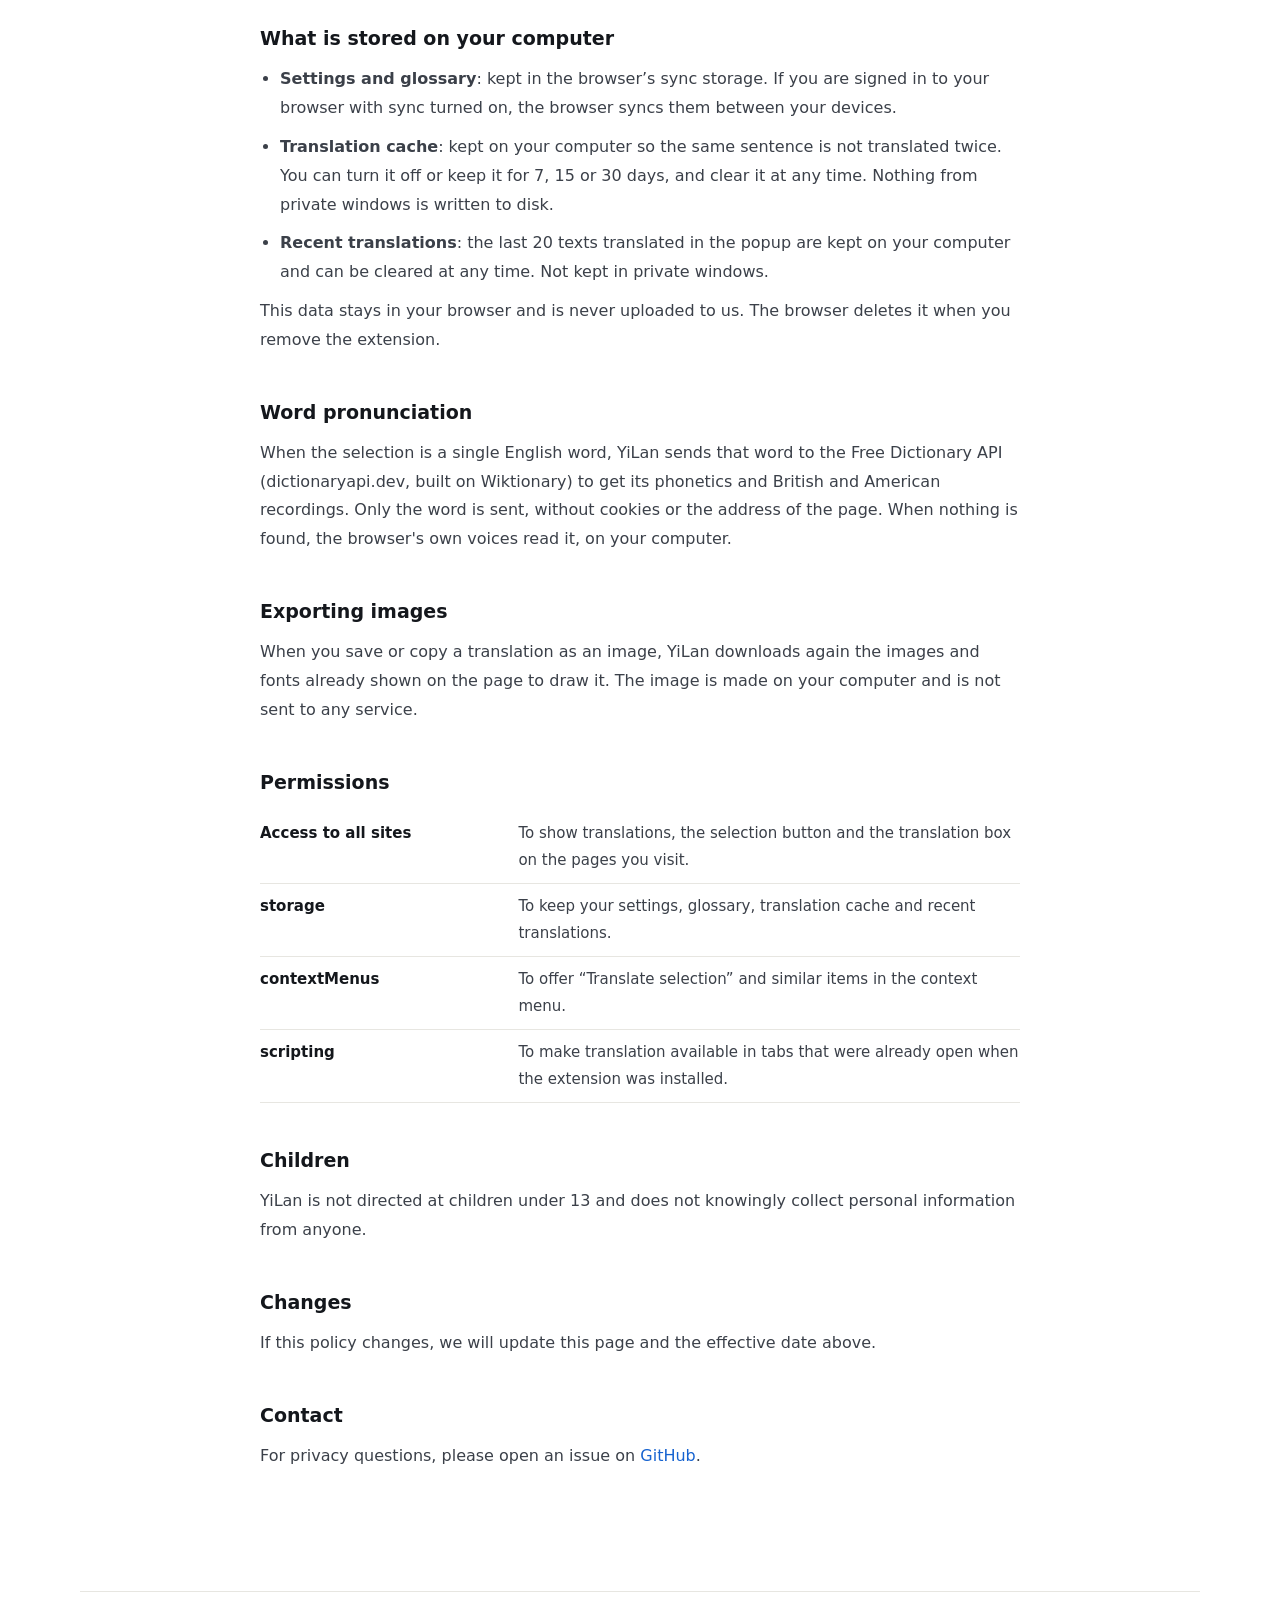
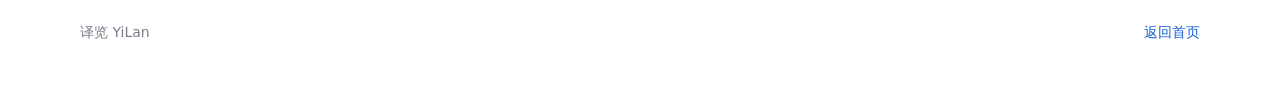
<file: privacy.html>
<!doctype html>
<html lang="zh-CN">
<head>
<meta charset="utf-8">
<meta name="viewport" content="width=device-width, initial-scale=1">
<title>隐私权政策 · 译览 YiLan</title>
<meta name="description" content="译览 YiLan 浏览器扩展的隐私权政策 / Privacy policy of the YiLan browser extension.">
<link rel="icon" href="assets/logo.svg">
<link rel="stylesheet" href="assets/style.css">
<style>
  .policy { padding: 72px 0 24px; }
  .policy .wrap { max-width: 760px; }
  .policy h1 { font-size: 32px; }
  .policy h1::after { content: ''; display: block; width: 64px; height: 8px; margin-top: 12px; background: url("data:image/svg+xml,%3Csvg xmlns='http://www.w3.org/2000/svg' viewBox='0 0 64 8'%3E%3Cdefs%3E%3ClinearGradient id='g'%3E%3Cstop offset='0' stop-color='%234da2ff'/%3E%3Cstop offset='.35' stop-color='%2355db9c'/%3E%3Cstop offset='.62' stop-color='%23ffd731'/%3E%3Cstop offset='.85' stop-color='%23fb4903'/%3E%3Cstop offset='1' stop-color='%235c4ade'/%3E%3C/linearGradient%3E%3C/defs%3E%3Cpath d='M2 5 Q10 1.5 18 4.5 T34 4.5 T50 4 T62 3.5' fill='none' stroke='url(%23g)' stroke-width='2.4' stroke-linecap='round'/%3E%3C/svg%3E") no-repeat; }
  .policy .date { margin-top: 14px; color: var(--muted); font-size: 14px; }
  .policy .switch { margin-top: 8px; font-size: 14px; }
  .policy h2 { margin-top: 40px; font-size: 19px; }
  .policy p, .policy li { margin-top: 10px; }
  .policy ul { padding-left: 20px; margin: 0; }
  .policy .lang { margin-top: 72px; padding-top: 48px; border-top: 1px solid var(--line); }
  .policy table { width: 100%; margin-top: 12px; border-collapse: collapse; font-size: 15px; }
  .policy th, .policy td { padding: 9px 0; border-bottom: 1px solid var(--line); text-align: left; vertical-align: top; }
  .policy th { width: 34%; color: var(--ink); font-weight: 600; padding-right: 16px; }
</style>
</head>
<body>
<header class="top">
  <div class="wrap">
    <a class="brand" href="./"><img src="assets/logo.svg" alt="">译览</a>
    <nav aria-label="页面导航" style="margin-left:auto">
      <a href="./">返回首页</a>
    </nav>
  </div>
</header>

<main class="policy">
  <div class="wrap">
    <article>
      <h1>隐私权政策</h1>
      <p class="date">适用于浏览器扩展「译览 YiLan」 · 生效日期 2026 年 11 月 6 日</p>
      <p class="switch"><a href="#english">English version below</a></p>

      <h2>概述</h2>
      <p>译览是一个网页翻译扩展。它没有自己的服务器，不要求注册账号，不收集统计数据，也不使用任何第三方统计或广告代码。我们不会出售、出租或交换你的任何数据。</p>

      <h2>会发送到网络的内容</h2>
      <p>要翻译的文字会通过 HTTPS 发送到在线翻译服务，用来生成译文。只发送要翻译的文字本身，请求不带 Cookie，也不带来源网页的地址。翻译服务方没有说明如何保存这些数据，请不要用译览翻译密码、证件号码等敏感内容。</p>
      <p>文字只在你操作时发送：点击翻译页面、框选、划词翻译、右键菜单翻译，或在弹窗里翻译文本。以下情况例外：</p>
      <ul>
        <li>你翻译了一个页面后，同一标签页里同一网站的后续页面会继续翻译，直到你点「显示原文」或离开这个网站。</li>
        <li>你开启了「自动翻译」，或把网站、语言设成「总是翻译」时，符合条件的页面打开后会自动翻译。</li>
        <li>你把划词设置成「直接翻译」时，选中的文字会立即发送。</li>
      </ul>

      <h2>输入框</h2>
      <p>译览默认不读取输入框、文本域和可编辑区域的内容。只有你开启「输入框翻译」，并在某个输入框里连按三下空格时，才会发送这个输入框里要翻译的文字。密码框在任何情况下都不会被读取。</p>

      <h2>保存在你电脑上的内容</h2>
      <ul>
        <li><b>设置和术语表</b>：保存在浏览器的同步存储中。如果你登录了浏览器账号并开启同步，浏览器会在你的设备之间同步它们。</li>
        <li><b>译文缓存</b>：保存在本机，用来避免重复翻译同样的句子。可以选择不保存，或保存 7、15、30 天，随时可以清空。无痕窗口里的译文不会写入磁盘。</li>
        <li><b>最近翻译</b>：弹窗「文本翻译」里最近的 20 条记录保存在本机，可以随时清空。无痕窗口不保存。</li>
      </ul>
      <p>这些数据只存在你的浏览器里，不会上传到我们这里。卸载扩展时，浏览器会一并删除它们。</p>

      <h2>单词发音</h2>
      <p>划词翻译只选中一个英文单词时，译览会把这个单词发送到 Free Dictionary API（dictionaryapi.dev，数据来自维基词典），查询它的音标和英式、美式发音录音。只发送这个单词本身，不带 Cookie，也不带来源网页的地址。查不到时改用浏览器自带的语音朗读，朗读在本机完成。</p>

      <h2>导出图片</h2>
      <p>把翻译结果保存或复制为图片时，译览会重新下载网页上已经显示的图片和字体，用来生成这张图。图片在本机生成，不会发送给任何服务。</p>

      <h2>权限说明</h2>
      <table>
        <tr><th>访问所有网站</th><td>在你浏览的网页上显示译文、划词按钮和框选工具。</td></tr>
        <tr><th>存储（storage）</th><td>保存你的设置、术语表、译文缓存和最近翻译。</td></tr>
        <tr><th>右键菜单（contextMenus）</th><td>在右键菜单里提供「翻译选中文字」等选项。</td></tr>
        <tr><th>脚本（scripting）</th><td>在安装扩展之前就已打开的标签页里启用翻译功能。</td></tr>
      </table>

      <h2>儿童</h2>
      <p>译览不面向 13 岁以下的儿童，也不会有意收集任何人的个人信息。</p>

      <h2>政策变更</h2>
      <p>如果这份政策有变化，我们会更新本页并修改上方的生效日期。</p>

      <h2>联系</h2>
      <p>对隐私有疑问，可以在 <a href="https://github.com/xhcoding1998/yilan-docs/issues">GitHub</a> 上提交问题。</p>
    </article>

    <article class="lang" id="english" lang="en">
      <h1>Privacy Policy</h1>
      <p class="date">For the browser extension “YiLan” · Effective November 6, 2026</p>

      <h2>Summary</h2>
      <p>YiLan is a web page translation extension. It has no server of its own, needs no account, collects no analytics, and contains no third-party analytics or advertising code. We do not sell, rent or trade any of your data.</p>

      <h2>What is sent over the network</h2>
      <p>Text you ask to translate is sent over HTTPS to an online translation service to produce the translation. Only that text is sent: requests carry no cookies and no address of the page it came from. The translation service does not state how it stores this data, so please do not use YiLan to translate passwords, identity numbers or other sensitive content.</p>
      <p>Text is sent only when you act: translating a page, drawing a translation box, translating a selection, using the context menu, or translating text in the popup. The exceptions are:</p>
      <ul>
        <li>After you translate a page, later pages of the same site in the same tab are translated too, until you choose “Show original” or leave the site.</li>
        <li>If you turn on automatic translation, or set a site or language to “Always translate”, matching pages are translated when they open.</li>
        <li>If you set selection translation to “Translate directly”, selected text is sent right away.</li>
      </ul>

      <h2>Text fields</h2>
      <p>By default YiLan does not read text fields, text areas or editable regions. Only when you turn on “Input translation” and press space three times in a field is the text to be translated in that field sent. Password fields are never read.</p>

      <h2>What is stored on your computer</h2>
      <ul>
        <li><b>Settings and glossary</b>: kept in the browser’s sync storage. If you are signed in to your browser with sync turned on, the browser syncs them between your devices.</li>
        <li><b>Translation cache</b>: kept on your computer so the same sentence is not translated twice. You can turn it off or keep it for 7, 15 or 30 days, and clear it at any time. Nothing from private windows is written to disk.</li>
        <li><b>Recent translations</b>: the last 20 texts translated in the popup are kept on your computer and can be cleared at any time. Not kept in private windows.</li>
      </ul>
      <p>This data stays in your browser and is never uploaded to us. The browser deletes it when you remove the extension.</p>

      <h2>Word pronunciation</h2>
      <p>When the selection is a single English word, YiLan sends that word to the Free Dictionary API (dictionaryapi.dev, built on Wiktionary) to get its phonetics and British and American recordings. Only the word is sent, without cookies or the address of the page. When nothing is found, the browser's own voices read it, on your computer.</p>

      <h2>Exporting images</h2>
      <p>When you save or copy a translation as an image, YiLan downloads again the images and fonts already shown on the page to draw it. The image is made on your computer and is not sent to any service.</p>

      <h2>Permissions</h2>
      <table>
        <tr><th>Access to all sites</th><td>To show translations, the selection button and the translation box on the pages you visit.</td></tr>
        <tr><th>storage</th><td>To keep your settings, glossary, translation cache and recent translations.</td></tr>
        <tr><th>contextMenus</th><td>To offer “Translate selection” and similar items in the context menu.</td></tr>
        <tr><th>scripting</th><td>To make translation available in tabs that were already open when the extension was installed.</td></tr>
      </table>

      <h2>Children</h2>
      <p>YiLan is not directed at children under 13 and does not knowingly collect personal information from anyone.</p>

      <h2>Changes</h2>
      <p>If this policy changes, we will update this page and the effective date above.</p>

      <h2>Contact</h2>
      <p>For privacy questions, please open an issue on <a href="https://github.com/xhcoding1998/yilan-docs/issues">GitHub</a>.</p>
    </article>
  </div>
</main>

<footer>
  <div class="wrap">
    <span>译览 YiLan</span>
    <a href="./">返回首页</a>
  </div>
</footer>
</body>
</html>
</file>
<file: assets/style.css>
/* A product manual, not a landing page: words in plain columns, the demos large, colour kept
   for what the extension itself draws (its ring and its highlight). */
:root {
  --paper: #ffffff;
  --ground: #f7f7f5;
  --ink: #14171c;
  --text: #3b4049;
  --muted: #777d87;
  --line: #e7e6e1;
  --theme: #1f77f3;
  --theme-ink: #1663d0;
  --mark: rgb(31 119 243 / 0.2);
  --sky-ground: #edf4ff;
  --edge: linear-gradient(120deg, #4da2ff, #55db9c 35%, #ffd731 62%, #fb4903 85%, #5c4ade);
  --aurora: 0.42;
  --button: #14171c;
  --on-button: #ffffff;
  --kbd: #ffffff;
  --kbd-edge: #d9d8d2;
  --demo-shadow: 0 1px 2px rgb(20 23 28 / 0.05), 0 12px 32px -8px rgb(20 23 28 / 0.14);
  --sans: system-ui, -apple-system, 'PingFang SC', 'Microsoft YaHei', 'Noto Sans SC', sans-serif;
  --serif: Georgia, 'Times New Roman', serif;
  --mono: ui-monospace, 'Cascadia Code', Consolas, monospace;
  color-scheme: light;
}

@media (prefers-color-scheme: dark) {
  :root:not([data-theme='light']) {
    --paper: #121417;
    --ground: #181b1f;
    --ink: #f1f2f4;
    --text: #c5c9cf;
    --muted: #8b919a;
    --line: #2a2e34;
    --theme: #4b93f7;
    --theme-ink: #7fb3ff;
    --mark: rgb(75 147 247 / 0.32);
    --sky-ground: #121b29;
    --aurora: 0.3;
    --button: #f1f2f4;
    --on-button: #121417;
    --kbd: #1e2126;
    --kbd-edge: #3a3f46;
    --demo-shadow: 0 1px 2px rgb(0 0 0 / 0.4), 0 12px 32px -8px rgb(0 0 0 / 0.5);
    color-scheme: dark;
  }
}

* { box-sizing: border-box; }
html { scroll-behavior: smooth; scroll-padding-top: 84px; -webkit-text-size-adjust: 100%; }
@media (prefers-reduced-motion: reduce) { html { scroll-behavior: auto; } }
body { margin: 0; background: var(--paper); color: var(--text); font: 16px/1.8 var(--sans); }
a { color: var(--theme-ink); text-decoration: none; }
a:hover { text-decoration: underline; text-underline-offset: 3px; }
img { display: block; max-width: 100%; }
h1, h2, h3 { margin: 0; color: var(--ink); font-weight: 700; }
p { margin: 0; }

kbd {
  display: inline-block;
  min-width: 1.6em;
  padding: 0 6px;
  border: 1px solid var(--kbd-edge);
  border-bottom-width: 2px;
  border-radius: 5px;
  background: var(--kbd);
  color: var(--ink);
  font: 500 0.8em/1.65 var(--mono);
  text-align: center;
  white-space: nowrap;
  vertical-align: 0.08em;
}
code { padding: 0 5px; border-radius: 4px; background: var(--ground); color: var(--ink); font: 0.88em var(--mono); }

.wrap { width: min(1120px, 100% - 40px); margin: 0 auto; }

/* ---- top bar ---- */
.top { position: sticky; top: 0; z-index: 20; background: color-mix(in srgb, var(--paper) 90%, transparent); backdrop-filter: blur(10px); }
.top .wrap { display: flex; align-items: center; gap: 28px; height: 64px; border-bottom: 1px solid var(--line); }
.brand { display: flex; align-items: center; gap: 10px; color: var(--ink); font-weight: 700; font-size: 16px; }
.brand:hover { text-decoration: none; }
.brand img { width: 28px; height: 28px; }
.top nav { display: flex; gap: 22px; margin-left: auto; font-size: 14.5px; }
.top nav a { color: var(--muted); }
.top nav a:hover { color: var(--ink); text-decoration: none; }
.top nav a[aria-current='true'] { color: var(--ink); }

.button {
  display: inline-flex;
  align-items: center;
  gap: 8px;
  height: 40px;
  padding: 0 18px;
  border-radius: 8px;
  background: var(--button);
  color: var(--on-button);
  font-weight: 600;
  font-size: 15px;
  white-space: nowrap;
}
.button:hover { text-decoration: none; opacity: 0.88; }
.button svg { width: 17px; height: 17px; }
.top .button { height: 34px; padding: 0 14px; font-size: 14px; }

/* ---- the opening: the extension at work on one sentence ---- */
.hero { position: relative; overflow: hidden; padding: 84px 0 88px; background: linear-gradient(180deg, var(--sky-ground), var(--paper)); }
.hero-grid { position: relative; display: grid; grid-template-columns: minmax(0, 1fr) minmax(0, 1.12fr); gap: 56px; align-items: center; }
.stage { position: relative; }
.source {
  font: 400 clamp(30px, 3.5vw, 46px)/1.25 var(--serif);
  color: var(--ink);
  letter-spacing: -0.01em;
  text-wrap: balance;
}
.source span { display: inline; }
.ring { position: absolute; left: 0; top: 0; overflow: visible; pointer-events: none; }
.ring path { fill: none; stroke-width: 2.4; stroke-linecap: round; stroke-linejoin: round; transition: opacity 0.3s; }
.ring .dots { stroke-dasharray: 0.01 7; }
.ask {
  position: absolute;
  display: inline-flex;
  align-items: center;
  gap: 5px;
  height: 30px;
  padding: 0 12px;
  border: 0;
  border-radius: 8px;
  background: var(--theme);
  color: #fff;
  font: 600 13px/1 var(--sans);
  box-shadow: 0 4px 12px rgb(31 119 243 / 0.3);
  cursor: pointer;
  opacity: 0;
  transition: opacity 0.2s;
}
.ask svg { width: 14px; height: 14px; }
.ask[data-shown] { opacity: 1; }
.hero h1 {
  margin-top: 40px;
  font-size: clamp(26px, 3.6vw, 40px);
  text-wrap: balance;
  line-height: 1.5;
  letter-spacing: 0.01em;
  transition: opacity 0.5s, transform 0.5s;
}
/* The translation style the extension defaults to: a highlighter that fades upward. */
.hero h1 span {
  background: linear-gradient(to top, var(--mark), transparent 72%);
  -webkit-box-decoration-break: clone;
  box-decoration-break: clone;
  padding: 0 2px;
}
.hero h1.waiting { opacity: 0; transform: translateY(6px); }
.lead { max-width: 620px; margin-top: 28px; font-size: 17px; }
.actions { display: flex; flex-wrap: wrap; align-items: center; gap: 12px 24px; margin-top: 30px; }
.actions .more { font-weight: 600; }
.meta { margin-top: 18px; color: var(--muted); font-size: 14px; }
.meta span + span::before { content: '·'; margin: 0 10px; }

/* ---- demos ---- */
.demo { margin: 0; }
.demo button { all: unset; display: block; width: 100%; border-radius: 12px; overflow: hidden; box-shadow: var(--demo-shadow); outline: 1px solid var(--line); cursor: zoom-in; }
.demo button:focus-visible { outline: 2px solid var(--theme); outline-offset: 3px; }
.demo img { width: 100%; height: auto; aspect-ratio: var(--ratio, 1000 / 618); background: var(--ground); }
.demo figcaption { margin-top: 12px; color: var(--muted); font-size: 14px; }

/* ---- chapters ---- */
.chapter { padding: 88px 0 72px; }
.chapter.tint { background: var(--ground); }
.chapter h2 { font-size: 30px; letter-spacing: -0.005em; }
.chapter .intro { max-width: 640px; margin-top: 12px; color: var(--muted); }

.manual { display: grid; grid-template-columns: 180px minmax(0, 1fr); gap: 64px; }
.index { position: sticky; top: 100px; align-self: start; padding-top: 48px; }
.index a { display: block; padding: 5px 0 5px 14px; border-left: 2px solid var(--line); color: var(--muted); font-size: 14.5px; }
.index a:hover { color: var(--ink); text-decoration: none; }
.index a[aria-current='true'] { border-left-color: var(--theme); color: var(--ink); font-weight: 600; }

.feature { padding: 48px 0 44px; }
.feature + .feature { border-top: 1px solid var(--line); }
.feature .head { display: flex; flex-wrap: wrap; align-items: baseline; justify-content: space-between; gap: 8px 20px; }
.feature h3 { font-size: 24px; }
.feature .keys { color: var(--muted); font-size: 15px; }
.feature .desc { max-width: 680px; margin-top: 12px; font-size: 16.5px; color: var(--ink); }
.feature .how { max-width: 680px; margin-top: 14px; }
.feature .fine { max-width: 680px; margin: 16px 0 0; padding: 0; list-style: none; color: var(--muted); font-size: 14.5px; }
.feature .fine li { position: relative; padding-left: 16px; }
.feature .fine li + li { margin-top: 4px; }
.feature .fine li::before { content: ''; position: absolute; left: 2px; top: 0.85em; width: 6px; height: 1.5px; background: currentColor; }
.feature .demo { margin-top: 30px; }
.feature .scope { max-width: 680px; margin: 16px 0 0; border-top: 1px solid var(--line); }
.feature .scope div { display: grid; grid-template-columns: 170px minmax(0, 1fr); gap: 16px; padding: 9px 0; border-bottom: 1px solid var(--line); font-size: 15px; }
.feature .scope dt { color: var(--ink); font-weight: 600; }
.feature .scope dd { margin: 0; }
.side-by-side { display: grid; grid-template-columns: minmax(0, 1fr) 320px; gap: 40px; align-items: start; }
.side-by-side .demo { margin-top: 6px; }

/* ---- reference lists ---- */
.rows { margin: 32px 0 0; border-top: 1px solid var(--ink); max-width: 860px; }
.rows > div { display: grid; grid-template-columns: minmax(0, 1fr) auto; gap: 20px; align-items: baseline; padding: 14px 0; border-bottom: 1px solid var(--line); }
.rows dt { color: var(--ink); font-weight: 600; }
.rows dt small { display: block; color: var(--muted); font-weight: 400; font-size: 14px; }
.rows dd { margin: 0; text-align: right; }

.groups { display: grid; grid-template-columns: repeat(2, minmax(0, 1fr)); gap: 8px 56px; margin-top: 32px; }
.group h3 { padding-bottom: 10px; border-bottom: 1px solid var(--ink); font-size: 17px; }
.group dl { margin: 0 0 28px; }
.group dl > div { padding: 12px 0; border-bottom: 1px solid var(--line); }
.group dt { color: var(--ink); font-weight: 600; font-size: 15px; }
.group dd { margin: 2px 0 0; font-size: 14.5px; }

.install { margin: 20px 0 0; padding: 0; list-style: none; counter-reset: step; border-top: 1px solid var(--ink); max-width: 760px; }
.install li { display: grid; grid-template-columns: 44px minmax(0, 1fr); padding: 14px 0; border-bottom: 1px solid var(--line); counter-increment: step; }
.install li::before { content: counter(step); color: var(--muted); font: 500 15px/1.8 var(--mono); }
.install-after { max-width: 760px; margin-top: 18px; color: var(--muted); font-size: 14.5px; }

.qa { display: grid; grid-template-columns: repeat(2, minmax(0, 1fr)); gap: 32px 56px; margin-top: 32px; }
.qa h3 { font-size: 16.5px; line-height: 1.6; }
.qa p { margin-top: 6px; font-size: 15px; }

footer { margin-top: 96px; }
footer .wrap { display: flex; flex-wrap: wrap; justify-content: space-between; gap: 8px 24px; padding: 28px 0 44px; border-top: 1px solid var(--line); color: var(--muted); font-size: 14px; }

/* ---- an enlarged demo ---- */
.viewer[open] { display: grid; }
.viewer { position: fixed; inset: 0; z-index: 50; place-items: center; width: 100%; height: 100%; max-width: none; max-height: none; margin: 0; padding: 24px; border: 0; background: rgb(10 12 16 / 0.82); }
.viewer::backdrop { background: transparent; }
.viewer img { max-width: min(1400px, 100%); max-height: calc(100vh - 48px); width: auto; border-radius: 10px; cursor: zoom-out; }

/* ---- narrower screens ---- */
@media (max-width: 980px) {
  .manual { grid-template-columns: minmax(0, 1fr); gap: 0; }
  .index { display: none; }
  .side-by-side { grid-template-columns: minmax(0, 1fr); }
  .side-by-side .demo { max-width: 340px; }
}
@media (max-width: 760px) {
  .top nav { display: none; }
  .top .button { margin-left: auto; }
  .hero { padding-top: 56px; }
  .groups, .qa { grid-template-columns: minmax(0, 1fr); }
  .feature .scope div { grid-template-columns: minmax(0, 1fr); gap: 0; }
  .rows > div { grid-template-columns: minmax(0, 1fr); gap: 4px; }
  .rows dd { text-align: left; }
}
@media (max-width: 480px) {
  .wrap { width: calc(100% - 32px); }
  .chapter h2 { font-size: 25px; }
  .feature h3 { font-size: 21px; }
}

[hidden] { display: none !important; }

/* ---- colour behind the opening: the extension's palette, out of focus, drifting ---- */
.aurora { position: absolute; inset: 0; pointer-events: none; }
.aurora i { position: absolute; border-radius: 50%; filter: blur(70px); opacity: var(--aurora); animation: drift 22s ease-in-out infinite alternate; }
.aurora i:nth-child(1) { width: 460px; height: 360px; right: 4%; top: 6%; background: #4da2ff; }
.aurora i:nth-child(2) { width: 380px; height: 300px; right: 26%; top: 46%; background: #55db9c; animation-duration: 26s; animation-delay: -8s; }
.aurora i:nth-child(3) { width: 340px; height: 280px; right: -4%; top: 52%; background: #e9a7ff; animation-duration: 30s; animation-delay: -14s; }
@keyframes drift {
  0% { transform: translate(0, 0) scale(1); }
  50% { transform: translate(-40px, 30px) scale(1.08); }
  100% { transform: translate(30px, -20px) scale(0.95); }
}

/* ---- the demo in the opening: a palette hairline with a glint running round it ---- */
@property --spin { syntax: '<angle>'; inherits: false; initial-value: 0deg; }
.demo.glint { position: relative; padding: 1.5px; border-radius: 14px; background: var(--edge); box-shadow: 0 30px 70px -28px rgb(77 162 255 / 0.55); }
.demo.glint button { border-radius: 12.5px; outline: 0; box-shadow: none; }
.demo.glint::after {
  content: '';
  position: absolute;
  inset: 0;
  padding: 1.5px;
  border-radius: 14px;
  background: conic-gradient(from var(--spin), transparent 0 78%, rgb(255 255 255 / 0.95) 86%, transparent 94%);
  -webkit-mask: linear-gradient(#000 0 0) content-box, linear-gradient(#000 0 0);
  -webkit-mask-composite: xor;
  mask-composite: exclude;
  animation: spin 5s linear infinite;
  pointer-events: none;
}
@keyframes spin { to { --spin: 360deg; } }

/* ---- phrases going by, each with its translation ---- */
.ribbon { overflow: hidden; border-block: 1px solid var(--line); background: var(--paper); -webkit-mask-image: linear-gradient(90deg, transparent, #000 6%, #000 94%, transparent); mask-image: linear-gradient(90deg, transparent, #000 6%, #000 94%, transparent); }
.ribbon-track { display: flex; gap: 44px; width: max-content; padding: 18px 0; animation: slide 70s linear infinite; }
.ribbon:hover .ribbon-track { animation-play-state: paused; }
.pair { display: inline-flex; align-items: baseline; gap: 10px; white-space: nowrap; font-size: 15px; }
.pair .from { color: var(--muted); font-family: var(--serif); font-size: 16px; }
.pair .arrow { color: var(--kbd-edge); }
.pair .to { color: var(--ink); font-weight: 600; background: linear-gradient(to top, var(--mark), transparent 75%); padding: 0 2px; }
@keyframes slide { to { transform: translateX(-50%); } }

/* ---- a hand-drawn stroke under each chapter title, in the ring's colours ---- */
.chapter h2::after {
  content: '';
  display: block;
  width: 64px;
  height: 8px;
  margin-top: 12px;
  background: url("data:image/svg+xml,%3Csvg xmlns='http://www.w3.org/2000/svg' viewBox='0 0 64 8'%3E%3Cdefs%3E%3ClinearGradient id='g'%3E%3Cstop offset='0' stop-color='%234da2ff'/%3E%3Cstop offset='.35' stop-color='%2355db9c'/%3E%3Cstop offset='.62' stop-color='%23ffd731'/%3E%3Cstop offset='.85' stop-color='%23fb4903'/%3E%3Cstop offset='1' stop-color='%235c4ade'/%3E%3C/linearGradient%3E%3C/defs%3E%3Cpath d='M2 5 Q10 1.5 18 4.5 T34 4.5 T50 4 T62 3.5' fill='none' stroke='url(%23g)' stroke-width='2.4' stroke-linecap='round'/%3E%3C/svg%3E") no-repeat;
}

/* ---- install: the store first ---- */
.ways { display: grid; grid-template-columns: repeat(2, minmax(0, 1fr)); gap: 32px 56px; margin-top: 32px; }
.way h3 { font-size: 18px; }
.way .install { border-top-color: var(--ink); }
.way-action { margin-top: 20px; }
.soon { display: inline-flex; align-items: center; gap: 8px; color: var(--muted); font-size: 14px; }
.soon::before { content: ''; width: 7px; height: 7px; border-radius: 50%; background: #55db9c; box-shadow: 0 0 0 0 rgb(85 219 156 / 0.6); animation: ping 2s ease-out infinite; }
@keyframes ping { 0% { box-shadow: 0 0 0 0 rgb(85 219 156 / 0.6); } 80%, 100% { box-shadow: 0 0 0 8px rgb(85 219 156 / 0); } }

/* ---- things arrive as they are scrolled to ---- */
.reveal { opacity: 0; transform: translateY(22px); transition: opacity 0.7s ease, transform 0.7s cubic-bezier(0.2, 0.7, 0.2, 1); }
.reveal.in { opacity: 1; transform: none; }

@media (max-width: 980px) {
  .hero-grid { grid-template-columns: minmax(0, 1fr); gap: 48px; }
  .aurora i:nth-child(1) { width: 300px; height: 240px; }
  .aurora i:nth-child(2), .aurora i:nth-child(3) { width: 240px; height: 200px; }
  .ways { grid-template-columns: minmax(0, 1fr); }
}

@media (prefers-reduced-motion: reduce) {
  .aurora i, .demo.glint::after, .ribbon-track, .soon::before { animation: none; }
  .ribbon-track { flex-wrap: wrap; width: auto; justify-content: center; gap: 12px 32px; }
  .reveal { opacity: 1; transform: none; transition: none; }
}
</file>
